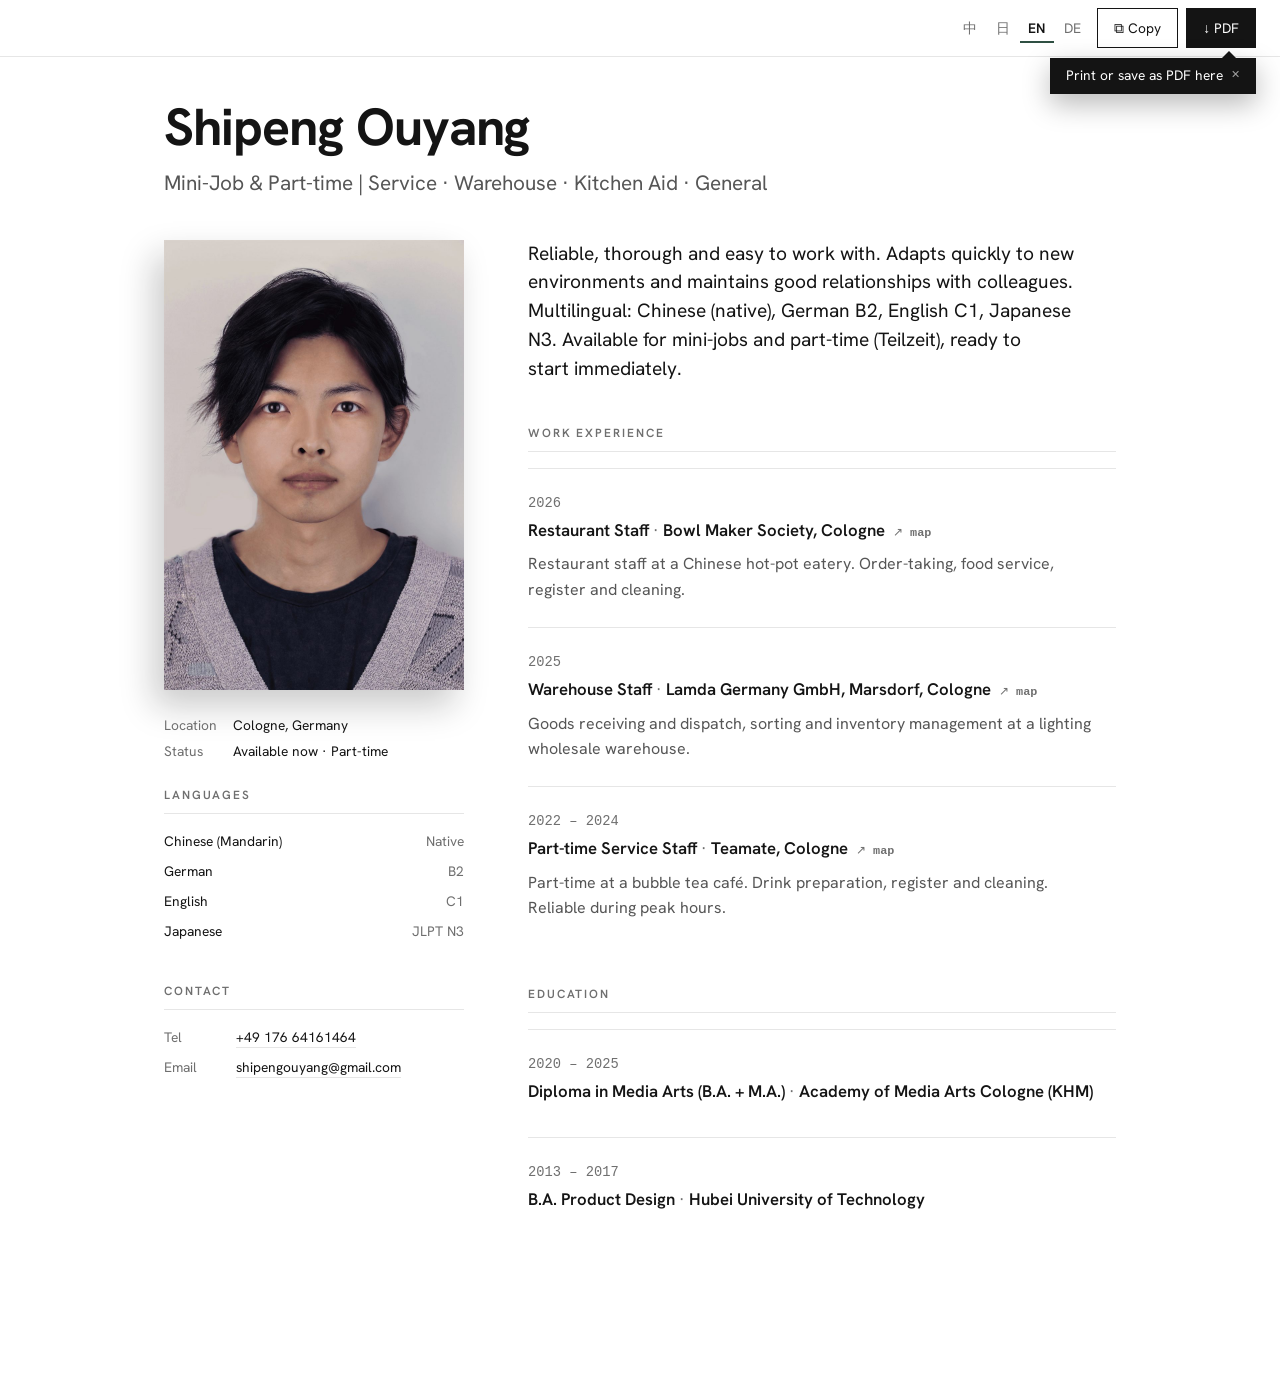
<file: odd/index.html>
<!doctype html>
<html lang="en">
<head>
  <meta charset="utf-8" />
  <meta name="viewport" content="width=device-width, initial-scale=1" />
  <title>Shipeng Ouyang — Part-time</title>
  <meta name="robots" content="noindex, nofollow" />
  <meta name="color-scheme" content="light" />
  <link rel="icon" type="image/png" sizes="32x32" href="../assets/icons/favicon-32.png" />
  <link rel="icon" type="image/png" sizes="192x192" href="../assets/icons/icon-192.png" />
  <link rel="apple-touch-icon" href="../assets/icons/icon-192.png" />

  <link rel="stylesheet" href="../styles/fonts.css" />
  <link rel="stylesheet" href="../styles/tokens.css" />
  <link rel="stylesheet" href="../styles/base.css" />
  <link rel="stylesheet" href="../styles/screen.css" />
  <link rel="stylesheet" href="../styles/print.css" />
</head>
<!-- cv-onepager：本页四语都是单页，豁免 print.css 里「联系方式排到第 2 页」那条
     —— 单页简历强制分页会凭空多出一张纸。将来内容长到两页就把这个类去掉。 -->
<body class="cv-onepager">
  <nav class="cv-toolbar no-print">
    <div class="cv-toolbar-side"></div>
    <div class="cv-toolbar-side">
      <div class="lang-switch" id="lang-switch"></div>
      <button class="tool-btn" id="btn-copy" type="button"><span class="btn-ico">⧉</span> <span class="btn-label">Copy</span></button>
      <button class="tool-btn tool-btn--primary" id="btn-pdf" type="button"><span class="btn-ico">↓</span> <span class="btn-label">PDF</span></button>
    </div>
  </nav>

  <main id="cv-root" class="cv-root"></main>

  <!-- 独立数据（不引用主站 base.js，彻底隔离）-->
  <script src="./data.js"></script>
  <script src="../scripts/stats.js"></script>
  <script src="../scripts/i18n-ui.js"></script>
  <script src="../scripts/i18n.js"></script>
  <script src="../scripts/identity.js"></script>
  <script src="../scripts/render.js"></script>
  <script src="../scripts/export/pdf.js"></script>
  <script src="../scripts/export/text.js"></script>
  <script src="../scripts/pdf-hint.js"></script>
  <script>
    // 兼职页极简启动：直接用本页 data.js 的 RESUME_BASE，不走变体系统
    document.addEventListener("DOMContentLoaded", function () {
      if (!window.RESUME_BASE) return;
      if (window.Stats) window.Stats.ping("odd");
      window.Identity.init();
      window.I18n.init(RESUME_BASE.meta);
      window.toast = window.toast || function (m) { console.log(m); };
      var data = Object.assign({ sections: {
        order: ["intro", "oddjobs", "languages", "education"],
        hide: ["skills", "toolset", "moreWorks", "projects", "work", "portfolio"],
        emphasize: []
      } }, RESUME_BASE);

      function boot() { window.Render.all(data); }
      boot();
      window.I18n.onChange(boot);

      var box = document.getElementById("lang-switch");
      RESUME_BASE.meta.langs.forEach(function (lng) {
        var b = document.createElement("button");
        b.type = "button";
        b.className = "lang-btn" + (lng === I18n.current ? " active" : "");
        b.dataset.lang = lng;
        b.textContent = RESUME_BASE.meta.langLabels[lng] || lng;
        b.addEventListener("click", function () { I18n.set(lng); });
        box.appendChild(b);
      });
      I18n.onChange(function () {
        document.querySelectorAll(".lang-btn").forEach(function (b) {
          b.classList.toggle("active", b.dataset.lang === I18n.current);
        });
      });

      var pdf = document.getElementById("btn-pdf");
      if (pdf) pdf.addEventListener("click", function () { if (window.Stats) window.Stats.pdfHit("odd"); window.Exporter.resumePDF(); });
      var copy = document.getElementById("btn-copy");
      if (copy) copy.addEventListener("click", function () { window.Exporter.copySummary(data); });

      // 照片防护：禁用右键菜单（配合 CSS 禁选中 / 拖拽 / 长按）
      document.addEventListener("contextmenu", function (e) {
        if (e.target && e.target.closest && e.target.closest(".cv-photo")) e.preventDefault();
      });

      if (window.PdfHint) window.PdfHint.show();
    });
  </script>
</body>
</html>
</file>
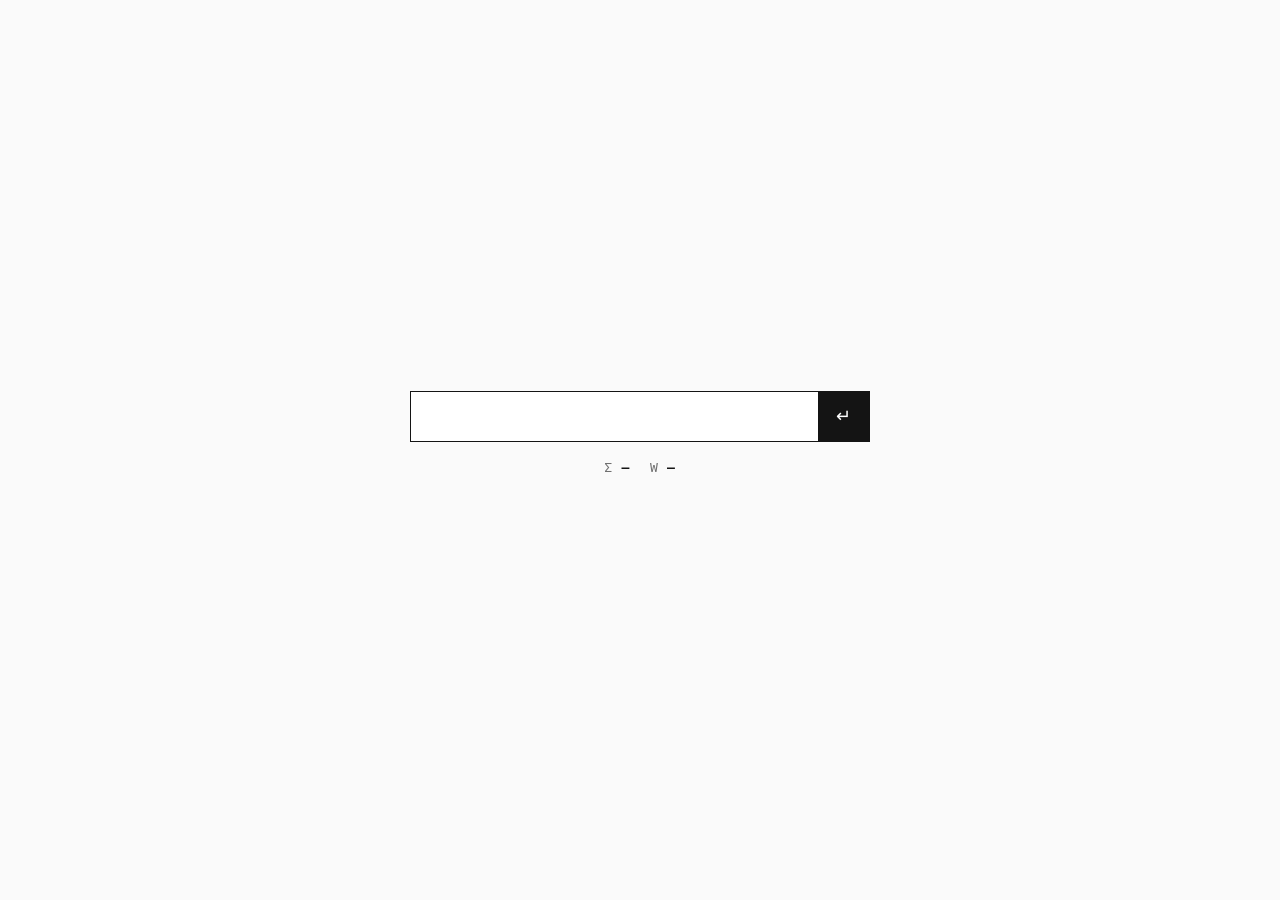
<file: hub.html>
<!doctype html>
<html lang="zh">
<head>
  <meta charset="utf-8" />
  <meta name="viewport" content="width=device-width, initial-scale=1" />
  <title>·</title>
  <meta name="robots" content="noindex, nofollow" />
  <meta name="color-scheme" content="light" />
  <link rel="icon" type="image/png" sizes="32x32" href="assets/icons/favicon-32.png" />
  <link rel="icon" type="image/png" sizes="192x192" href="assets/icons/icon-192.png" />
  <link rel="stylesheet" href="styles/fonts.css" />
  <link rel="stylesheet" href="styles/tokens.css" />
  <style>
    * { box-sizing: border-box; }
    body { margin: 0; min-height: 100vh; background: var(--paper-2); font-family: var(--font-sans);
      display: flex; flex-direction: column; align-items: center; justify-content: center; padding: 24px; }
    .console { width: 100%; max-width: 460px; display: flex; flex-direction: column; align-items: center; gap: 18px; }

    /* 指令输入框 */
    .cmd-wrap { width: 100%; display: flex; border: 1px solid var(--line-ink); background: #fff; }
    .cmd-wrap.shake { animation: shake .3s; border-color: var(--accent); }
    @keyframes shake { 0%,100%{transform:translateX(0)} 25%{transform:translateX(-5px)} 75%{transform:translateX(5px)} }
    #cmd { flex: 1; border: none; outline: none; background: none; font-family: var(--font-mono);
      font-size: 1.15rem; padding: 14px 16px; color: var(--ink); letter-spacing: .04em; }
    #send { border: none; background: var(--ink); color: #fff; padding: 0 18px; cursor: pointer; font-size: 1.1rem; }
    #send:hover { background: var(--accent); }

    /* 底端两数字（合计） */
    .lm { font-family: var(--font-mono); font-size: .68rem; color: var(--ink-faint); }
    /* 停留数据靠右：一列扫下去就能看出哪几次读得久 */
    .rd { margin-left: auto; }
    /* 停留 ≥30 秒的用强调色：一眼看出哪几次是真读过，哪几次是点开又关 */
    .rd { font-family: var(--font-mono); font-size: .68rem; color: var(--ink-faint); }
    .rd-good { color: var(--accent); font-weight: 600; }
    .me { margin-top: var(--s3); font-size: .72rem; color: var(--ink-faint); letter-spacing: .04em; }
    .me a { color: var(--ink-faint); text-underline-offset: .2em; }
    .me b { color: var(--ink); font-weight: 600; }
    .cmds { list-style: none; margin: 0; padding: 0; display: flex; flex-direction: column; gap: 6px; }
    .cmds li { display: flex; gap: 12px; align-items: baseline; font-size: .74rem; }
    .cmds .c { font-family: var(--font-mono); color: var(--ink); min-width: 8.5em; flex-shrink: 0; }
    .cmds .d { color: var(--ink-faint); }
    .cmds .sep { height: 1px; background: var(--line); margin: 4px 0; display: block; }
    .dist { display: flex; flex-direction: column; gap: 4px; margin-bottom: var(--s4); }
    .dist-row { display: flex; gap: var(--s3); font-size: .78rem; line-height: 1.5; }
    .dist-k { color: var(--ink-faint); min-width: 3em; flex-shrink: 0; }
    .dist-v { font-family: var(--font-mono); color: var(--ink); }
    .stats { font-family: var(--font-mono); font-size: .82rem; color: var(--ink-faint); letter-spacing: .05em;
      display: flex; gap: 20px; }
    .stats b { color: var(--ink); font-weight: 600; }

    /* 清零 / 操作反馈（顶部浮现，自动消失） */
    .flash { position: fixed; top: 22px; left: 50%; transform: translateX(-50%);
      font-family: var(--font-mono); font-size: .78rem; color: var(--accent); background: #fff;
      border: 1px solid var(--accent); padding: 7px 16px; letter-spacing: .04em;
      opacity: 0; pointer-events: none; transition: opacity .25s; }
    .flash.show { opacity: 1; }

    /* /sdata 数据视图 */
    .data { width: 100%; max-width: 460px; margin-top: 10px; display: none; }
    .data.show { display: block; }
    .data-head { display: flex; justify-content: space-between; align-items: baseline; margin-bottom: 10px;
      font-family: var(--font-mono); font-size: .72rem; color: var(--ink-faint); letter-spacing: .08em; }
    .data-close { border: none; background: none; color: var(--ink-faint); cursor: pointer; font-size: 1rem; }
    .data-close:hover { color: var(--ink); }

    /* 分职业表格 */
    .stat-table { width: 100%; border-collapse: collapse; font-family: var(--font-mono);
      font-size: .84rem; margin-bottom: 20px; }
    .stat-table th { font-weight: 500; color: var(--ink-faint); text-align: right; padding: 0 0 8px;
      font-size: .7rem; letter-spacing: .06em; border-bottom: 1px solid var(--line); }
    .stat-table th:first-child { text-align: left; }
    .stat-table td { padding: 7px 0; text-align: right; color: var(--ink); border-bottom: 1px solid var(--line);
      font-variant-numeric: tabular-nums; }
    .stat-table td.n { text-align: left; color: var(--ink-soft); }
    .stat-table tr.sum td { border-top: 1px solid var(--line-ink); border-bottom: none; padding-top: 9px; font-weight: 600; }
    .stat-table tr.sum td.n { color: var(--ink); }

    /* 访问时间线 */
    .log-title { font-family: var(--font-mono); font-size: .7rem; color: var(--ink-faint); letter-spacing: .08em; margin-bottom: 6px; }
    .log { list-style: none; margin: 0; padding: 0; max-height: 34vh; overflow: auto; border-top: 1px solid var(--line); }
    .log li { font-family: var(--font-mono); font-size: .74rem; color: var(--ink-soft);
      padding: 5px 2px; border-bottom: 1px solid var(--line); display: flex; gap: 10px;
      align-items: baseline; flex-wrap: wrap; }
    .log .i { color: var(--ink-faint); min-width: 26px; text-align: right; }
    .log .who { color: var(--accent); min-width: 52px; font-size: .68rem; }
    .log .t { color: var(--ink-soft); }
    .log-empty { font-family: var(--font-mono); font-size: .76rem; color: var(--ink-faint); padding: 12px 2px; }
  </style>
</head>
<body>
  <div class="flash" id="flash"></div>

  <main class="console">
    <div class="cmd-wrap" id="wrap">
      <input id="cmd" placeholder="" autocomplete="off" autofocus />
      <button id="send" type="button" aria-label="执行">↵</button>
    </div>
    <div class="stats" id="stats"><span>Σ <b id="st-total">—</b></span><span>W <b id="st-week">—</b></span></div>
    <!-- 本机是否被排除在统计之外。手机上想标记，就在手机浏览器里开一次那个链接。 -->
    <div class="me" id="me"></div>
  </main>

  <div class="data" id="help">
    <div class="data-head"><span>指令</span><button class="data-close" id="help-close" aria-label="关闭">✕</button></div>
    <ul class="cmds" id="cmds"></ul>
  </div>

  <div class="data" id="data">
    <div class="data-head"><span id="data-title">ACCESS</span><button class="data-close" id="data-close" aria-label="关闭">✕</button></div>
    <table class="stat-table" id="stat-table"></table>
    <div class="log-title">分布</div>
    <div class="dist" id="dist"></div>
    <div class="log-title">最近访问</div>
    <ul class="log" id="log"></ul>
  </div>

  <!-- 短链 ↔ 内部 ID 的权威表：帮助里要把 ?v=ue 说成「UE5 + AI」，靠它翻译 -->
  <script src="scripts/variants.js"></script>
  <script src="scripts/stats.js"></script>
  <script>
    var dir = location.href.replace(/[^/]*(\?.*)?(#.*)?$/, ""); // 本页目录
    // 路由一律走短链（唯一真相在 scripts/variants.js；这里写死是因为本页不加载它，
    // 只有五条、且与那张表一一对应 —— 改短链时两处一起改）
    var ROUTES = { "/s01": "?v=ue", "/s02": "?v=fl", "/s03": "?v=ds", "/s04": "odd/", "/s05": "?v=cd", "/s06": "?v=ag" };
    var NAMES = { "ue5-tech": "UE5 + AI", "art-vr": "自由职业", "designer": "设计师", "odd": "兼职", "china-biz": "中德商务", "ai-agent": "AI Agent" };
    var ORDER = ["ue5-tech", "art-vr", "designer", "odd", "china-biz", "ai-agent"];
    var CLEAN = { "/clean01": "ue5-tech", "/clean02": "art-vr", "/clean03": "designer", "/clean04": "odd", "/clean05": "china-biz", "/clean06": "ai-agent", "/cleanall": "all" };

    var cmd = document.getElementById("cmd");
    var wrap = document.getElementById("wrap");
    var dataEl = document.getElementById("data");
    var flashEl = document.getElementById("flash");

    function flash(msg) {
      flashEl.textContent = msg;
      flashEl.classList.add("show");
      clearTimeout(flashEl._t);
      flashEl._t = setTimeout(function () { flashEl.classList.remove("show"); }, 2200);
    }

    function run() {
      var v = cmd.value.trim().toLowerCase();
      // 查表走 hasOwnProperty：裸对象会把 constructor / __proto__ 这类原型键也认成命令
      if (Object.prototype.hasOwnProperty.call(ROUTES, v)) { location.href = dir + ROUTES[v]; return; }
      if (v === "/sdata") { cmd.value = ""; showData(); return; }
      if (v === "/shelp") { cmd.value = ""; showHelp(); return; }
      if (Object.prototype.hasOwnProperty.call(CLEAN, v)) { cmd.value = ""; doClean(CLEAN[v]); return; }
      /* 把本机排除在统计之外 / 取消。写的是 localStorage，与简历页同源，所以在这里设了，
         简历页就认。每台设备都要单独设一次 —— 不用 cookie 就没有跨设备的办法。 */
      if (v === "/paichu=1" || v === "/paichu=0") {
        var on = v === "/paichu=1";
        try {
          on ? localStorage.setItem("cv-me", "1") : localStorage.removeItem("cv-me");
          cmd.value = "";
          renderMe();
          flash(on ? "本机已排除在统计之外" : "已取消排除，本机重新计数");
        } catch (e) { flash("浏览器不让写本地存储"); }
        return;
      }
      // 无效指令：抖动提示（无文字）
      wrap.classList.remove("shake"); void wrap.offsetWidth; wrap.classList.add("shake");
    }
    cmd.addEventListener("keydown", function (e) { if (e.key === "Enter") run(); });
    document.getElementById("send").addEventListener("click", run);
    document.getElementById("data-close").addEventListener("click", function () { dataEl.classList.remove("show"); cmd.focus(); });
    document.getElementById("help-close").addEventListener("click", function () {
      document.getElementById("help").classList.remove("show"); cmd.focus();
    });

    function fmt(iso) {
      var d = new Date(iso);
      if (isNaN(d)) return iso;
      var p = function (n) { return n < 10 ? "0" + n : n; };
      return (d.getMonth() + 1) + "-" + p(d.getDate()) + " " + p(d.getHours()) + ":" + p(d.getMinutes());
    }

    /* 指令表从 ROUTES / CLEAN / NAMES 派生 —— 加一个变体，这里自动多两行，
       不会出现「帮助里写着的指令其实不存在」那种事（README 就这么漂移过）。 */
    function showHelp() {
      var box = document.getElementById("cmds");
      var rows = [];
      Object.keys(ROUTES).forEach(function (k) {
        var t = ROUTES[k];
        // ROUTES 里是短链（?v=ue / odd/），NAMES 按内部 ID 建 —— 用短链表翻译一次
        var short = t === "odd/" ? "mn" : (t.split("=")[1] || "");
        var id = (window.VARIANTS && window.VARIANTS.alias[short]) || short;
        rows.push([k, "打开 " + (NAMES[id] || t)]);
      });
      rows.push(["sep"]);
      rows.push(["/sdata", "看访问统计"]);
      rows.push(["/shelp", "就是这一页"]);
      rows.push(["sep"]);
      rows.push(["/paichu=1", "把本机排除在统计之外"]);
      rows.push(["/paichu=0", "取消排除，本机重新计数"]);
      rows.push(["sep"]);
      Object.keys(CLEAN).forEach(function (k) {
        var id = CLEAN[k];
        rows.push([k, id === "all" ? "清空全部访问记录（会问一次）" : "清零 " + (NAMES[id] || id)]);
      });
      box.innerHTML = rows.map(function (r) {
        return r[0] === "sep" ? '<li><span class="sep"></span></li>'
          : '<li><span class="c">' + r[0] + '</span><span class="d">' + r[1] + '</span></li>';
      }).join("");
      document.getElementById("data").classList.remove("show");
      document.getElementById("help").classList.add("show");
    }

    function showData() {
      document.getElementById("help").classList.remove("show"); // 两个面板不同时开
      dataEl.classList.add("show");
      var table = document.getElementById("stat-table");
      var log = document.getElementById("log");
      table.innerHTML = "";
      log.innerHTML = '<li class="log-empty">加载中…</li>';
      if (!window.Stats || !window.Stats._ready()) { log.innerHTML = '<li class="log-empty">统计未配置</li>'; return; }
      window.Stats.data().then(function (d) {
        renderStats(d); renderTable(d); renderDist(d); renderLog(d);
      }).catch(function () { log.innerHTML = '<li class="log-empty">读取失败</li>'; });
    }

    function renderTable(d) {
      var table = document.getElementById("stat-table");
      var vs = d.variants || {};
      var head = '<thead><tr><th></th><th>访问</th><th>PDF</th><th>扫码</th><th>停留</th><th>读完</th><th>本周</th></tr></thead>';
      var body = '<tbody>';
      ORDER.forEach(function (id) {
        var x = vs[id] || { visits: 0, pdf: 0, works: 0, thisWeek: 0 };
        // 停留与读完只有在真有样本时才显示数字，否则给一个「—」，别让 0 冒充「读了 0 秒」
        var sec = x.readN ? x.avgSec + 's' : '—';
        var dep = x.readN ? x.avgDepth + '%' : '—';
        body += '<tr><td class="n">' + NAMES[id] + '</td><td>' + (x.visits||0) + '</td><td>' + (x.pdf||0) + '</td><td>' + (x.works||0) + '</td><td>' + sec + '</td><td>' + dep + '</td><td>' + (x.thisWeek||0) + '</td></tr>';
      });
      body += '<tr class="sum"><td class="n">合计</td><td>' + (d.total||0) + '</td><td>' + (d.totalPdf||0) + '</td><td>' + (d.totalWorks||0) + '</td><td></td><td></td><td>' + (d.thisWeek||0) + '</td></tr>';
      body += '</tbody>';
      table.innerHTML = head + body;
    }

    /* 分布：语言 / 国家 / 设备。把五个变体的计数合起来看 —— 分变体看样本太少，没意义。
       按数量降序，只显示有数的项。 */
    function renderDist(d) {
      var box = document.getElementById("dist");
      var vs = d.variants || {};
      var acc = { lang: {}, geo: {}, dev: {} };
      ORDER.forEach(function (id) {
        var x = vs[id]; if (!x) return;
        ["lang", "geo", "dev"].forEach(function (k) {
          var m = x[k] || {};
          Object.keys(m).forEach(function (kk) { acc[k][kk] = (acc[k][kk] || 0) + m[kk]; });
        });
      });
      var DEVNAME = { m: "手机", d: "桌面" };
      function line(label, map, rename) {
        var keys = Object.keys(map).filter(function (k) { return map[k] > 0; })
          .sort(function (a, b) { return map[b] - map[a]; });
        if (!keys.length) return '<div class="dist-row"><span class="dist-k">' + label + '</span><span class="dist-v">—</span></div>';
        var txt = keys.map(function (k) {
          return (rename && rename[k] ? rename[k] : k) + " " + map[k];
        }).join("　·　");
        return '<div class="dist-row"><span class="dist-k">' + label + '</span><span class="dist-v">' + txt + '</span></div>';
      }
      box.innerHTML = line("语言", acc.lang) + line("国家", acc.geo) + line("设备", acc.dev, DEVNAME);
    }

    function renderLog(d) {
      var log = document.getElementById("log");
      var vs = d.variants || {};
      var all = [];
      // log 现在是逐条对象 { t, lang, cc, dev, sec, depth }；老数据可能只有 t
      ORDER.forEach(function (id) {
        ((vs[id] && vs[id].log) || []).forEach(function (r) {
          var row = (typeof r === "string") ? { t: r } : (r || {});
          all.push({ iso: row.t, who: NAMES[id], lang: row.lang, cc: row.cc,
                     dev: row.dev, sec: row.sec, depth: row.depth });
        });
      });
      all.sort(function (a, b) { return a.iso < b.iso ? 1 : (a.iso > b.iso ? -1 : 0); }); // 新→旧
      if (!all.length) { log.innerHTML = '<li class="log-empty">暂无访问记录</li>'; return; }
      log.innerHTML = "";
      var DEV = { m: "手机", d: "桌面" };
      all.forEach(function (item, i) {
        var li = document.createElement("li");
        var idx = document.createElement("span"); idx.className = "i"; idx.textContent = (all.length - i);
        var who = document.createElement("span"); who.className = "who"; who.textContent = item.who;
        var t = document.createElement("span"); t.className = "t"; t.textContent = fmt(item.iso);
        li.appendChild(idx); li.appendChild(who); li.appendChild(t);

        // 这一次是谁、读了多久。没有的字段就不显示 —— 老记录、或者页面被强杀没发出 beacon
        var meta = [item.lang, item.cc, DEV[item.dev]].filter(Boolean).join(" · ");
        if (meta) {
          var m = document.createElement("span"); m.className = "lm"; m.textContent = meta;
          li.appendChild(m);
        }
        if (item.sec != null) {
          var r2 = document.createElement("span");
          // 秒数超过一分钟就写成 m:ss，读起来快
          var sec = item.sec, txt = sec >= 60 ? Math.floor(sec / 60) + ":" + ("0" + (sec % 60)).slice(-2) : sec + "s";
          r2.className = "rd" + (sec >= 30 ? " rd-good" : "");
          r2.textContent = txt + " · " + item.depth + "%";
          li.appendChild(r2);
        }
        log.appendChild(li);
      });
    }

    function renderStats(d) {
      document.getElementById("st-total").textContent = d.total != null ? d.total : "—";
      document.getElementById("st-week").textContent = d.thisWeek != null ? d.thisWeek : "—";
    }

    /* 清零不再需要密钥。要防的只是「不懂技术的人误点」，而这一步已经由下面那个
       二次确认挡住了；密钥对本人纯粹是摩擦。真正要紧的那条仍然成立：
       密钥不在任何随简历发出去的文件里 —— 现在干脆哪儿都没有。 */
    function doReset(v) {
      return fetch(window.Stats.URL + "/reset?v=" + encodeURIComponent(v),
        { method: "POST", mode: "cors" }).then(function (r) { return r.json(); });
    }

    function doClean(v) {
      if (!window.Stats || !window.Stats._ready()) { flash("统计未配置"); return; }
      var label = v === "all" ? "全部" : NAMES[v];
      // 清零不可撤销，而 /cleanall 与 /clean01 只差几个字符 —— 全清必须再确认一次。
      // 单个变体不拦：误清一个的代价小，天天用的命令不该每次都弹窗。
      if (v === "all" && !window.confirm("清空全部变体的访问记录（含时间戳）？此操作不可撤销。")) {
        flash("已取消");
        return;
      }
      doReset(v).then(function (r) {
        if (r && r.ok) {
          flash(label + " 已清零");
          window.Stats.data().then(function (d) {
            renderStats(d);
            if (dataEl.classList.contains("show")) { renderTable(d); renderDist(d); renderLog(d); }
          }).catch(function () {});
        } else {
          flash("清零失败" + (r && r.error ? "：" + r.error : ""));
        }
      }).catch(function () { flash("清零失败"); });
    }

    /* 本机有没有被标记成「本人」。标记过的浏览器不会计入任何统计 ——
       这是不用 cookie 排除自己访问的唯一可靠办法，代价是每台设备都要标一次。 */
    function renderMe() {
      var box = document.getElementById("me");
      var on = false;
      try { on = localStorage.getItem("cv-me") === "1" || localStorage.getItem("cv-mode") === "full"; } catch (e) {}
      // 排除了才出这一行；没排除就跟以前一样什么都不显示 —— 那是常态，不需要占版面
      box.textContent = on ? "本机已排除在统计之外" : "";
    }
    renderMe();

    // 载入时取底端两数字
    if (window.Stats && window.Stats._ready()) {
      window.Stats.data().then(renderStats).catch(function () {});
    }
  </script>
</body>
</html>
</file>
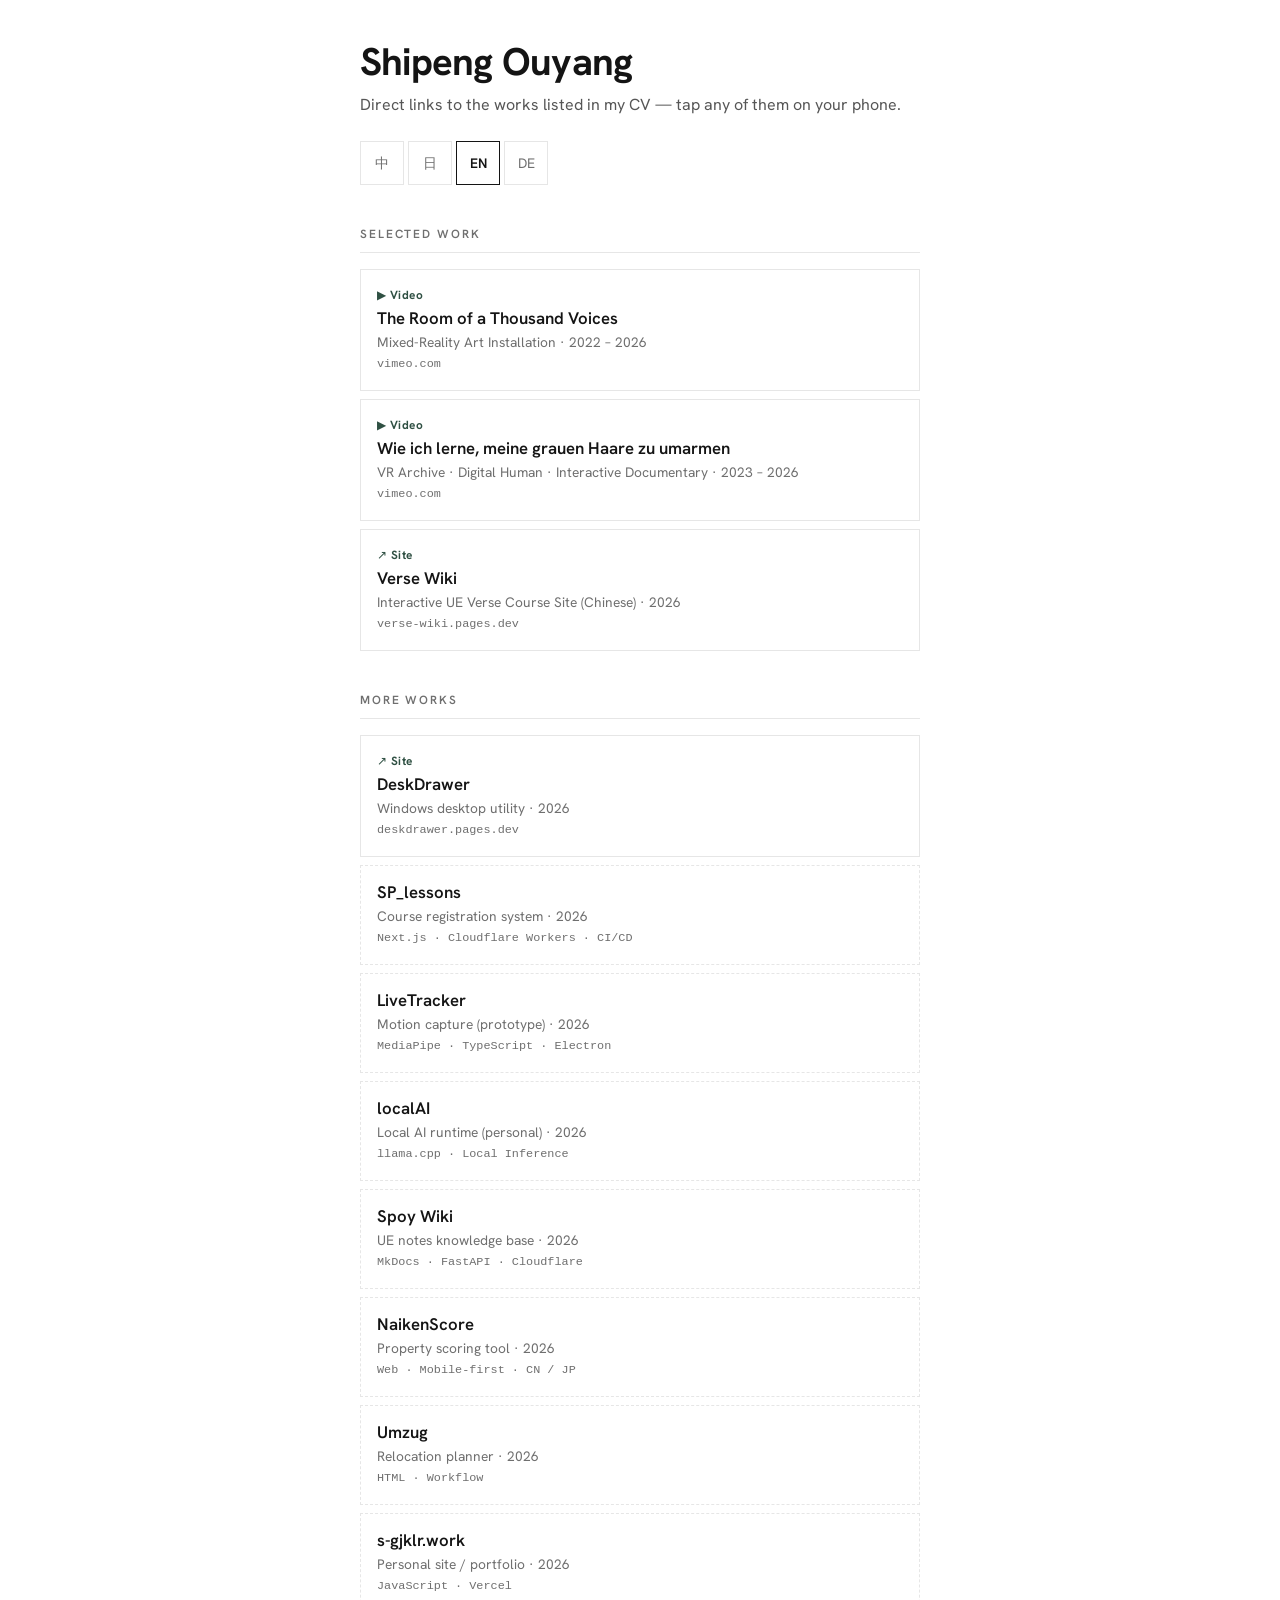
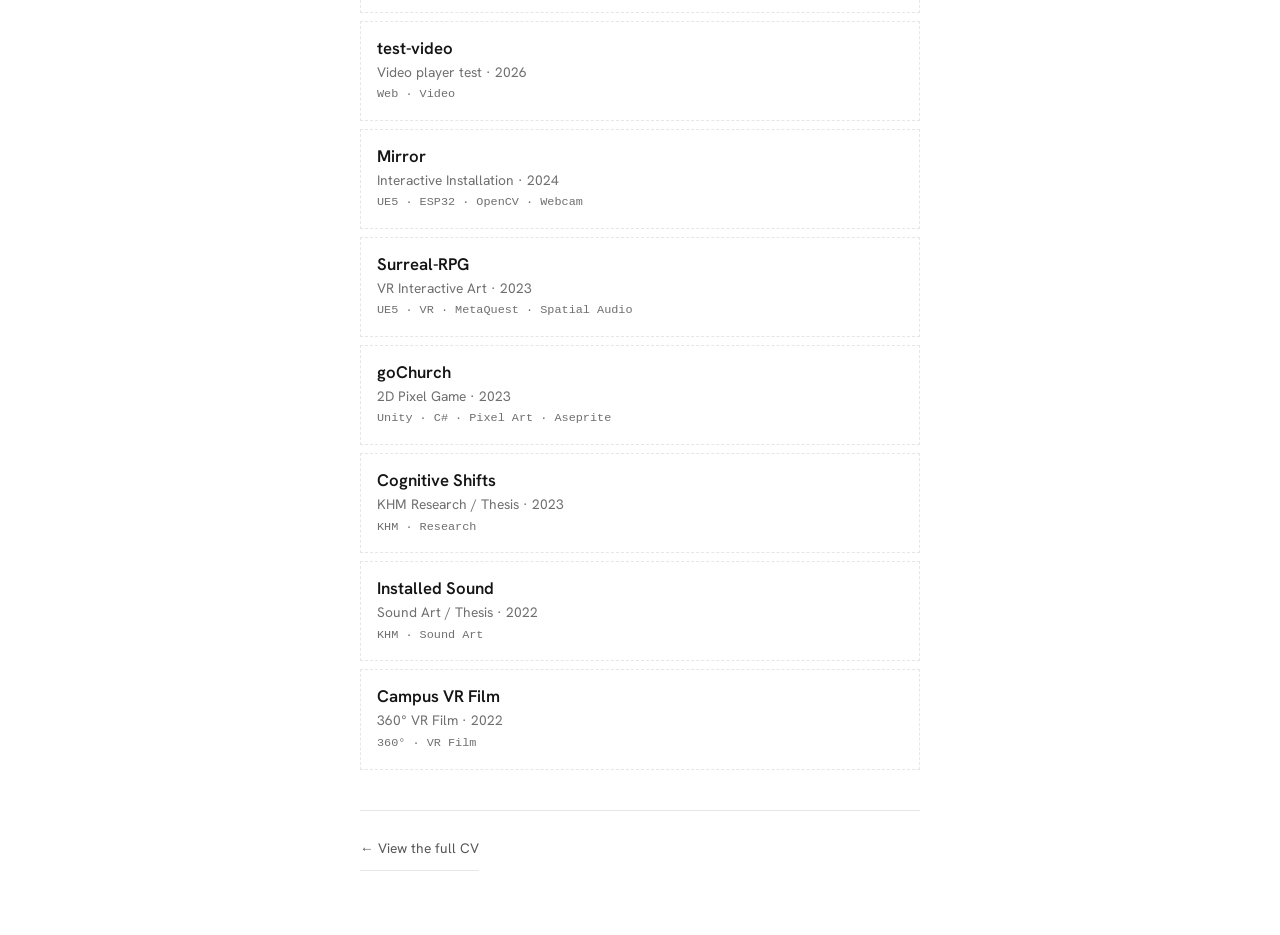
<file: works.html>
<!doctype html>
<html lang="en">
<head>
  <meta charset="utf-8" />
  <meta name="viewport" content="width=device-width, initial-scale=1" />
  <!-- 中性占位：真实标题由下方 render() 写入，JS 不执行时不吐姓名（同 index.html 裸入口口径）-->
  <title>·</title>

  <!-- 隐私：与站点其余部分一致，不进搜索引擎（另见 robots.txt 的 Disallow: /）-->
  <meta name="robots" content="noindex, nofollow" />
  <!-- 本页的 URL 本身带 ?v=<变体> —— 是发给某一位收件人的专属链接。点出去时别把它
       交给 vimeo / microsoft / cloudflare 的访问日志（每条 a 另有 rel=noreferrer 兜底）-->
  <meta name="referrer" content="no-referrer" />
  <meta name="color-scheme" content="light" />
  <link rel="icon" type="image/png" sizes="32x32" href="assets/icons/favicon-32.png" />
  <link rel="icon" type="image/png" sizes="192x192" href="assets/icons/icon-192.png" />
  <link rel="apple-touch-icon" href="assets/icons/icon-192.png" />

  <!-- 预加载关键字重（与 index.html 同一份），加速手机端首屏 -->
  <link rel="preload" href="assets/fonts/hanken-latin-400.woff2" as="font" type="font/woff2" crossorigin />
  <link rel="preload" href="assets/fonts/hanken-latin-600.woff2" as="font" type="font/woff2" crossorigin />
  <link rel="preload" href="assets/fonts/hanken-latin-700.woff2" as="font" type="font/woff2" crossorigin />
  <link rel="stylesheet" href="styles/fonts.css" />
  <link rel="stylesheet" href="styles/tokens.css" />
  <link rel="stylesheet" href="styles/base.css" />
  <link rel="stylesheet" href="styles/works.css" />
  <!-- 刻意不引 screen.css / print.css：这一页与简历本体的排版互不干扰 -->
</head>
<body>
  <main class="wk-page" id="wk-root"></main>

  <!-- 数据：与简历同一份 base + 同一套变体机制，绝不在这里另抄一份链接 -->
  <script src="scripts/variants.js"></script>
  <script src="scripts/stats.js"></script>
  <script src="data/base.js"></script>
  <script src="scripts/i18n-ui.js"></script>
  <script src="scripts/i18n.js"></script>
  <script src="scripts/data-loader.js"></script>
  <!-- render.js：只为复用 Render.workLink（判定链接 + 徽标），本页不调用 Render.all -->
  <script src="scripts/render.js"></script>

  <script>
    /* ============================================================
       works.html — 作品链接页
       PDF 的作品集里只有一个共用二维码，扫进来就是这一页：把简历上每件作品的链接
       排成手指点得中的大块超链接。纸上点不了链接，手机上可以。

       数据来源＝ data/base.js ＋ data/variants/<v>.js，与简历完全同一份（唯一真相在 data/）。
       ?v= 决定用哪个变体（缺省 ue5-tech —— 目前只有它的 PDF 会印这个 QR）；
       ?lang= 交给 i18n.js 处理（URL > localStorage > 浏览器语言）。
       没有链接的条目不列：列出来点不动，是坏体验。
       ============================================================ */
    (function () {
      "use strict";

      /* 变体解析：短链（?v=ue）与旧的长 ID（?v=ue5-tech）都认，唯一真相在 scripts/variants.js。
         本页以前自己抄了一份白名单 —— 抄第二份的代价不是报错，而是「新变体忘了登记 →
         静默渲染别人的作品清单」。现在两边共用同一张表，抄不出第二份。 */
      var params = new URLSearchParams(location.search);
      var DEFAULT_V = "ue5-tech";
      var resolved = window.VARIANTS.resolve(params.get("v"));
      var variant = resolved.id;
      if (!variant) {
        // 不带 ?v= 是有意的缺省（README 已写明）；带了却不认识则多半是漏登记 —— 必须出声，
        // 否则扫码的 HR 看到的是另一个变体的作品清单，双方都不知情。
        if (params.get("v")) console.warn('[works] 未登记的变体 "' + params.get("v") +
          '" → 回落 ' + DEFAULT_V + "；新变体请加进 scripts/variants.js");
        variant = DEFAULT_V;
      }

      var DATA = null;

      /* 打一次点：这一页只有一个入口 —— 纸质 PDF 上那个二维码。
         它是「HR 真的拿着纸在看」的唯一信号，值得单独计数（/works，不混进简历访问数）。
         本机开发不打点的逻辑在 stats.js 里统一处理。 */
      if (window.Stats) window.Stats.worksHit(variant);

      /* —— 极简元素构建器（render.js 的 h() 关在 IIFE 里，取不到，这里自备一个）—— */
      function el(tag, cls, text) {
        var n = document.createElement(tag);
        if (cls) n.className = cls;
        if (text != null) n.textContent = text;
        return n;
      }
      function t(field) { return window.I18n.t(field); }

      /* —— 取一条条目的链接信息；没有链接返回 null（→ 不列出）——
         判定规则复用 render.js 的 workLink：link / 旧字段 video → { url, kind, mark }。
         projects 与 moreWorks 字段名不同，这里统一成 { url, kind, mark, title, meta, when }。 */
      function toRow(item, title, meta, when) {
        var l = window.Render.workLink(item);
        if (!l) return null;
        return { url: l.url, kind: l.kind, mark: l.mark, title: title, meta: meta, when: when };
      }
      /* 板块可见性沿用 render.js 的口径（Render.all 里那两行）：
         变体一旦写了 sections.order，没列进 order 的主区板块就不渲染；hide 里的也不渲染。
         → 简历上看不见「作品集 / 更多作品」的变体，本页也不该把那些链接列出来。 */
      function sectionVisible(d, key) {
        var s = d.sections || {};
        if ((s.hide || []).indexOf(key) !== -1) return false;
        var ord = s.order || [];
        return ord.length ? ord.indexOf(key) !== -1 : true;
      }
      function collect(d) {
        var out = { portfolio: [], moreWorks: [] };
        if (sectionVisible(d, "portfolio")) {
          (d.projects || []).forEach(function (p) {
            var r = toRow(p, t(p.org), t(p.type || p.role), p.period);
            if (r) out.portfolio.push(r);
          });
        }
        /* 「更多作品」全量列出 —— 这一页是简历的附页，PDF 里那一块已经换成了指向线上的二维码，
           所以完整清单必须在这里看得到。有链接的照常可点，没链接的也列出来（只是点不动），
           否则扫码进来的人会以为作品就这么几件。 */
        if (sectionVisible(d, "moreWorks")) {
          (d.moreWorks || []).forEach(function (w) {
            var r = toRow(w, w.title, t(w.type), w.year);
            if (!r) r = { url: null, title: w.title, meta: t(w.type), when: w.year };
            r.tags = (w.tags || []).join(" · ");
            out.moreWorks.push(r);
          });
        }
        return out;
      }

      // 目标域名：让人点之前就知道会去哪儿。URL 解析失败就退回「砍掉协议头」
      function hostOf(url) {
        try { return new URL(url).host; }
        catch (e) { return String(url).replace(/^https?:\/\//, "").split("/")[0]; }
      }

      /* —— 一条可点的作品 —— */
      function rowNode(r) {
        // 没有链接的条目也要列出来，只是渲染成一个点不动的块（<div> 而不是 <a>）——
        // 用 <a> 不给 href 会得到一个「看起来能点、其实不能」的假按钮，比不可点更糟。
        var a = el(r.url ? "a" : "div", "wk-link" + (r.url ? "" : " wk-link--static"));
        if (r.url) {
          a.href = r.url;
          a.target = "_blank";
          a.rel = "noopener noreferrer"; // noreferrer：别把带 ?v= 的专属链接送进第三方日志
          // 徽标（▶ 视频 / ↗ 商店 / ↗ 网站）＋ 标题
          a.appendChild(el("span", "wk-badge", r.mark + " " + t(window.UI_TEXT.txt[r.kind])));
        }
        a.appendChild(el("span", "wk-title", r.title));
        var meta = [r.meta, r.when].filter(Boolean).join(" · ");
        if (meta) a.appendChild(el("span", "wk-meta", meta));
        if (r.url) a.appendChild(el("span", "wk-host", hostOf(r.url)));
        else if (r.tags) a.appendChild(el("span", "wk-tags", r.tags));
        return a;
      }

      /* —— 一个分组（标题 + 列表）；空组不渲染 —— */
      function sectionNode(key, rows) {
        if (!rows.length) return null;
        var titles = (DATA && DATA.sectionTitles) || null; // 变体可改板块标题，跟简历保持一致
        var sec = el("section", "wk-sec");
        sec.appendChild(el("h2", "wk-sec-title", t((titles && titles[key]) || window.UI_TEXT.section[key])));
        var list = el("div", "wk-list");
        rows.forEach(function (r) { list.appendChild(rowNode(r)); });
        sec.appendChild(list);
        return sec;
      }

      /* —— 语言切换 —— */
      function langsNode() {
        var box = el("div", "wk-langs");
        var meta = window.RESUME_BASE.meta;
        meta.langs.forEach(function (lng) {
          var b = el("button", "wk-lang" + (lng === window.I18n.current ? " active" : ""),
            meta.langLabels[lng] || lng);
          b.type = "button";
          b.addEventListener("click", function () { window.I18n.set(lng); });
          box.appendChild(b);
        });
        return box;
      }

      function render() {
        var root = document.getElementById("wk-root");
        if (!root || !DATA) return;
        root.textContent = "";

        var W = window.UI_TEXT.works;
        var head = el("header", "wk-head");
        head.appendChild(el("h1", "wk-name", t(DATA.profile.name)));
        head.appendChild(el("p", "wk-lead", t(W.lead)));
        head.appendChild(langsNode());
        root.appendChild(head);

        var groups = collect(DATA);
        var any = false;
        ["portfolio", "moreWorks"].forEach(function (key) {
          var node = sectionNode(key, groups[key]);
          if (node) { root.appendChild(node); any = true; }
        });
        if (!any) root.appendChild(el("p", "wk-empty", t(W.empty)));

        // 回到完整简历（带上变体与当前语言，与扫码进来的那份 PDF 对得上）
        var foot = el("footer", "wk-foot");
        var back = el("a", "wk-back", "← " + t(W.backCV));
        back.href = "index.html?v=" + encodeURIComponent(window.VARIANTS.toShort(variant)) +
          "&lang=" + encodeURIComponent(window.I18n.current);
        foot.appendChild(back);
        root.appendChild(foot);

        document.title = t(DATA.profile.name) + " — " + t(window.UI_TEXT.section.portfolio);
      }

      document.addEventListener("DOMContentLoaded", function () {
        if (!window.RESUME_BASE) {
          console.error("[works] base data missing — 检查 data/base.js 是否已加载");
          return;
        }
        window.I18n.init(window.RESUME_BASE.meta);
        window.I18n.onChange(render); // 切语言就地重渲染（DataLoader 只跑一次）
        window.DataLoader.load(variant).then(function (data) {
          DATA = data;
          render();
        }).catch(function (e) { console.error("[works] data load failed", e); });
      });
    })();
  </script>
</body>
</html>
</file>
<file: styles/fonts.css>
/* ============================================================
   fonts.css — 自托管 Hanken Grotesk（拉丁，woff2），零外部请求
   CJK 走系统字体栈（见 tokens.css / base.css），不自托管（CJK 文件太大）。
   ============================================================ */

/* 400 */
@font-face { font-family:"Hanken Grotesk"; font-style:normal; font-weight:400; font-display:swap;
  src:url("../assets/fonts/hanken-latin-400.woff2") format("woff2");
  unicode-range:U+0000-00FF,U+0131,U+0152-0153,U+02BB-02BC,U+02C6,U+02DA,U+02DC,U+0304,U+0308,U+0329,U+2000-206F,U+2074,U+20AC,U+2122,U+2191,U+2193,U+2212,U+2215,U+FEFF,U+FFFD; }
@font-face { font-family:"Hanken Grotesk"; font-style:normal; font-weight:400; font-display:swap;
  src:url("../assets/fonts/hanken-latin-ext-400.woff2") format("woff2");
  unicode-range:U+0100-02AF,U+0304,U+0308,U+0329,U+1E00-1E9F,U+1EF2-1EFF,U+2020,U+20A0-20AB,U+20AD-20C0,U+2113,U+2C60-2C7F,U+A720-A7FF; }

/* 500 */
@font-face { font-family:"Hanken Grotesk"; font-style:normal; font-weight:500; font-display:swap;
  src:url("../assets/fonts/hanken-latin-500.woff2") format("woff2");
  unicode-range:U+0000-00FF,U+0131,U+0152-0153,U+02BB-02BC,U+02C6,U+02DA,U+02DC,U+0304,U+0308,U+0329,U+2000-206F,U+2074,U+20AC,U+2122,U+2191,U+2193,U+2212,U+2215,U+FEFF,U+FFFD; }
@font-face { font-family:"Hanken Grotesk"; font-style:normal; font-weight:500; font-display:swap;
  src:url("../assets/fonts/hanken-latin-ext-500.woff2") format("woff2");
  unicode-range:U+0100-02AF,U+0304,U+0308,U+0329,U+1E00-1E9F,U+1EF2-1EFF,U+2020,U+20A0-20AB,U+20AD-20C0,U+2113,U+2C60-2C7F,U+A720-A7FF; }

/* 600 */
@font-face { font-family:"Hanken Grotesk"; font-style:normal; font-weight:600; font-display:swap;
  src:url("../assets/fonts/hanken-latin-600.woff2") format("woff2");
  unicode-range:U+0000-00FF,U+0131,U+0152-0153,U+02BB-02BC,U+02C6,U+02DA,U+02DC,U+0304,U+0308,U+0329,U+2000-206F,U+2074,U+20AC,U+2122,U+2191,U+2193,U+2212,U+2215,U+FEFF,U+FFFD; }
@font-face { font-family:"Hanken Grotesk"; font-style:normal; font-weight:600; font-display:swap;
  src:url("../assets/fonts/hanken-latin-ext-600.woff2") format("woff2");
  unicode-range:U+0100-02AF,U+0304,U+0308,U+0329,U+1E00-1E9F,U+1EF2-1EFF,U+2020,U+20A0-20AB,U+20AD-20C0,U+2113,U+2C60-2C7F,U+A720-A7FF; }

/* 700 */
@font-face { font-family:"Hanken Grotesk"; font-style:normal; font-weight:700; font-display:swap;
  src:url("../assets/fonts/hanken-latin-700.woff2") format("woff2");
  unicode-range:U+0000-00FF,U+0131,U+0152-0153,U+02BB-02BC,U+02C6,U+02DA,U+02DC,U+0304,U+0308,U+0329,U+2000-206F,U+2074,U+20AC,U+2122,U+2191,U+2193,U+2212,U+2215,U+FEFF,U+FFFD; }
@font-face { font-family:"Hanken Grotesk"; font-style:normal; font-weight:700; font-display:swap;
  src:url("../assets/fonts/hanken-latin-ext-700.woff2") format("woff2");
  unicode-range:U+0100-02AF,U+0304,U+0308,U+0329,U+1E00-1E9F,U+1EF2-1EFF,U+2020,U+20A0-20AB,U+20AD-20C0,U+2113,U+2C60-2C7F,U+A720-A7FF; }
</file>
<file: styles/tokens.css>
/* ============================================================
   tokens.css — 设计变量：瑞士极简的"调色盘与节奏"
   想换强调色 / 字体 / 间距，集中改这里即可。
   ============================================================ */
:root {
  /* —— 字体栈（系统字体，零外部请求，规避 Google Fonts 的 GDPR 风险）——
     未来若要更统一的观感，可自托管 Inter + Noto Sans CJK 替换这一行。 */
  /* 拉丁恒用自托管 Hanken Grotesk；CJK 按语言在 base.css 里切优先级（默认中文） */
  --font-sans:
    "Hanken Grotesk", -apple-system, BlinkMacSystemFont, "Segoe UI", Roboto, Arial,
    "PingFang SC", "Source Han Sans SC", "Noto Sans SC",
    "Microsoft YaHei", "Yu Gothic UI", sans-serif;
  --font-mono: ui-monospace, "SF Mono", "Cascadia Mono", Menlo, Consolas, monospace;

  /* —— 颜色：黑白灰 + 一个克制强调色 —— */
  --ink:       #141414;
  --ink-soft:  #565656;
  --ink-faint: #6f6f6f;   /* 加深以满足 WCAG AA 对比度（白底小字 ≥4.5:1）*/
  --line:      #e6e6e6;
  --line-ink:  #141414;
  --paper:     #ffffff;
  --paper-2:   #fafafa;
  --accent:    #2f5043;   /* 深云杉绿（德系手工极简）；想微调改这里 */

  /* —— 间距（8px 节奏）—— */
  --s1: 4px;  --s2: 8px;  --s3: 16px; --s4: 24px;
  --s5: 40px; --s6: 64px; --s7: 96px;

  /* —— 排版尺度 —— */
  --fs-name:  clamp(2rem, 6vw, 3.25rem);
  --fs-title: clamp(1rem, 2.4vw, 1.3rem);
  --fs-lead:  clamp(1.05rem, 2vw, 1.2rem);
  --fs-body:  1rem;
  --fs-small: 0.86rem;
  --fs-micro: 0.74rem;

  --lh-tight: 1.18;
  --lh-body:  1.6;

  /* —— 网格 —— */
  --maxw:    1080px;
  --aside-w: 300px;
  /* 照片宽度与侧栏宽度**解绑**：china-biz 把 --aside-w 放宽到 324px 是因为德语
     Verfügbarkeit 那一行放不下，照片没理由跟着一起变大 —— 同一个人的证件照在五份
     简历上必须一样大。要单独调某个变体的照片，覆盖这个变量，别去动 --aside-w。 */
  --photo-w: 300px;
  --hair:    1px;
}
</file>
<file: styles/base.css>
/* ============================================================
   base.css — reset + 全局 + 通用 UI（工具栏 / 语言 / 按钮 / toast / reveal）
   ============================================================ */
*, *::before, *::after { box-sizing: border-box; }
html { -webkit-text-size-adjust: 100%; }
body {
  margin: 0;
  font-family: var(--font-sans);
  font-size: var(--fs-body);
  line-height: var(--lh-body);
  color: var(--ink);
  background: var(--paper);
  -webkit-font-smoothing: antialiased;
  text-rendering: optimizeLegibility;
  touch-action: manipulation; /* 禁手机端双击放大（保留双指缩放与滚动）*/
}
img { max-width: 100%; display: block; }
h1, h2, h3, p, ul, dl, dd { margin: 0; }
ul { list-style: none; padding: 0; }
a { color: inherit; text-decoration: none; }
:focus-visible { outline: 2px solid var(--accent); outline-offset: 2px; }
::selection { background: var(--accent); color: #fff; } /* 选中文本用品牌深绿 */

/* —— 多语言字体与排版统一 —— */
html { font-synthesis: none; } /* 有真 500/600/700，禁止合成假粗体 */
/* 日文环境：CJK 优先 Hiragino / Yu Gothic（拉丁仍 Hanken） */
html[lang="ja"] body {
  font-family: "Hanken Grotesk", -apple-system, BlinkMacSystemFont, "Segoe UI", Arial,
    "Hiragino Sans", "Hiragino Kaku Gothic ProN", "Yu Gothic UI", "Noto Sans JP", sans-serif;
}
/* CJK 视觉偏小，行高略增，与拉丁观感对齐 */
/* ⚠️ 加在 .cv-root 上而不是 body：加在 body 上会连工具栏一起变高，
   于是每次切语言整页内容都上下跳约 4px。正文才需要这个行高，工具栏不需要。 */
html[lang="zh"] .cv-root, html[lang="ja"] .cv-root { line-height: 1.72; }
/* 德语等长词：自动断词 + 兜底换行，不撑破网格 */
.cv-intro p, .cv-item-body, .cv-info dd, .cv-work-note, .cv-lang, .cv-contact-row { hyphens: auto; overflow-wrap: break-word; }
.cv-info dt { overflow-wrap: break-word; min-width: 0; }

/* —— 顶部工具栏 —— */
.cv-toolbar {
  position: sticky; top: 0; z-index: 20;
  display: flex; align-items: center; justify-content: space-between; gap: var(--s3);
  padding: var(--s2) var(--s4);
  background: rgba(255, 255, 255, 0.86);
  backdrop-filter: blur(10px);
  -webkit-backdrop-filter: blur(10px);
  border-bottom: var(--hair) solid var(--line);
}
.cv-toolbar-side { display: flex; align-items: center; gap: var(--s2); flex-wrap: wrap; }

/* 语言切换 */
.lang-switch { display: flex; gap: 2px; }
.lang-btn {
  font: inherit; font-size: var(--fs-small);
  border: none; background: none; color: var(--ink-faint);
  padding: var(--s1) var(--s2); cursor: pointer; letter-spacing: .02em;
}
.lang-btn.active { color: var(--ink); font-weight: 600; box-shadow: inset 0 -2px 0 var(--accent); }
.lang-btn:hover { color: var(--ink); }

/* 工具按钮 */
.tool-btn {
  font: inherit; font-size: var(--fs-small);
  display: inline-flex; align-items: center; gap: var(--s1);
  padding: var(--s2) var(--s3);
  border: var(--hair) solid var(--line-ink); background: var(--paper); color: var(--ink);
  cursor: pointer; transition: background .15s, color .15s, border-color .15s;
}
.tool-btn:hover { background: var(--ink); color: var(--paper); }
.tool-btn--primary { background: var(--ink); color: var(--paper); }
.tool-btn--primary:hover { background: var(--accent); border-color: var(--accent); }

/* 触控设备：工具栏按钮给到 44px —— 项目自己定的标准，原来只有 24.5–34px */
@media (pointer: coarse) {
  .tool-btn { min-height: 44px; }
  .lang-btn { min-height: 44px; min-width: 44px;
    display: inline-flex; align-items: center; justify-content: center; }
}

/* 窄屏：导出按钮只留图标，省空间 */
@media (max-width: 520px) {
  .tool-btn .btn-label { display: none; }
  .tool-btn { padding: var(--s2); }
}

/* 尊重用户「减弱动效」偏好（无障碍 / 省电）*/
@media (prefers-reduced-motion: reduce) {
  *, *::before, *::after { transition-duration: .001ms !important; animation-duration: .001ms !important; }
  .cv-work-link:hover, .card-modal-panel { transform: none !important; }
}

/* —— 名片弹窗 —— */
.card-modal { position: fixed; inset: 0; z-index: 100; display: flex; align-items: center; justify-content: center; padding: var(--s4); }
.card-modal[hidden] { display: none; }
.card-modal-backdrop { position: absolute; inset: 0; background: rgba(0,0,0,.45); opacity: 0; transition: opacity .2s; }
.card-modal.open .card-modal-backdrop { opacity: 1; }
.card-modal-panel { position: relative; background: var(--paper); padding: var(--s4); box-shadow: 0 24px 64px rgba(0,0,0,.32); transform: translateY(10px); opacity: 0; transition: transform .2s, opacity .2s; }
.card-modal.open .card-modal-panel { transform: none; opacity: 1; }
.card-modal-bar { display: flex; justify-content: flex-end; gap: var(--s2); margin-bottom: var(--s3); }

/* 名片预览（85:55 比例）*/
.bcard { width: min(78vw, 360px); aspect-ratio: 85 / 55; background: #fff; border: var(--hair) solid var(--line);
  box-shadow: inset 7px 0 0 var(--accent); padding: var(--s4) var(--s4) var(--s4) var(--s5);
  display: flex; flex-direction: column; justify-content: space-between; }
.bcard-name { font-size: 1.55rem; font-weight: 700; letter-spacing: -.01em; }
.bcard-title { font-size: .72rem; color: var(--ink-soft); margin-top: 4px; }
.bcard-foot { display: flex; align-items: flex-end; justify-content: space-between; gap: var(--s3); }
.bcard-lines { font-size: .7rem; line-height: 1.7; color: var(--ink); }
.bcard-qr svg { width: 64px; height: 64px; display: block; }

/* 图片名片的预览（竖版，变体写了 card.images 时 card.js 放一张 <img> 在这里）。
   图片本身比显示尺寸大，这里只定显示尺寸，高度跟着图片自己的比例走。
   三个上限取最小：屏宽、设计宽度、以及「视口高度装得下整张卡」——
   横过来的手机上卡片会跟着变小，而不是被截掉。（55 / 85 是卡片的宽高比，只用来换算这个上限。）
   第二行的 dvh 是给手机浏览器的：vh 把地址栏那一截也算进去，卡片底部会被挡住；
   不认 dvh 的浏览器会忽略这一行，继续用上一行。 */
.vcard { display: block; height: auto; background: #fff;
  width: min(74vw, 300px, calc((100vh - 170px) * 55 / 85));
  width: min(74vw, 300px, calc((100dvh - 170px) * 55 / 85));
  border: var(--hair) solid var(--line);
  box-shadow: 0 1px 2px rgba(0,0,0,.05), 0 10px 28px rgba(0,0,0,.10); }

/* reveal（private / 防采集字段）*/
/* 点开前后必须**等高**：老版本是 .9em 字号 + 上下各 1px 边框 + 1px 内边距的小方块，
   一点开换成正常字号的链接，这一行就长高约 2px，整页跟着轻微下移。
   现在只留一条虚线下划线作为「可点」的提示 —— 盒模型与揭示后的文本完全一致，
   宽度仍会变（「🔒 点击显示」比邮箱短），但那只在行内横向变化，不推动纵向排版。 */
/* 点开前后必须**等高**。这条踩过两次：
   ① 最早是 .9em 字号 + 上下 1px 边框 + 1px 内边距的小方块 → 点开长高约 2px；
   ② 改成只留一条 border-bottom 之后仍差 1px —— 实测行高 23.02 → 22.02，
      而把边框去掉就与点开后完全相同，也就是说那 1px 就是边框本身占的。
   所以下划线改用 text-decoration：它是绘制层的东西，完全不进盒模型，一毫米都不占。
   （🔒 那个 ::before 实测对行高零影响，可以放心留着。）*/
.cv-reveal {
  font: inherit; line-height: inherit; vertical-align: baseline;
  border: 0; background: none; color: var(--ink-soft); padding: 0; cursor: pointer;
  text-decoration: underline dashed; text-underline-offset: .22em;
  text-decoration-thickness: 1px; text-decoration-color: var(--ink-faint);
}
.cv-reveal:hover { text-decoration-style: solid; color: var(--ink); text-decoration-color: currentColor; }
.cv-reveal::before { content: "🔒 "; }

/* toast */
.cv-toast {
  position: fixed; left: 50%; bottom: var(--s5); transform: translate(-50%, 12px);
  background: var(--ink); color: var(--paper); padding: var(--s2) var(--s4);
  font-size: var(--fs-small); opacity: 0; pointer-events: none;
  transition: opacity .2s, transform .2s; z-index: 50;
}
.cv-toast.show { opacity: 1; transform: translate(-50%, 0); }

/* 变体角标（仅本人模式显示）*/
#variant-badge { font-size: var(--fs-micro); color: var(--ink-faint); font-family: var(--font-mono); }
body:not(.is-full) .full-only { display: none; }

/* —— 开头引导气泡（指向 PDF 按钮；方形 + 外阴影 + 朝上箭头；不进打印）—— */
.pdf-hint {
  position: fixed; z-index: 60; max-width: 230px;
  display: flex; align-items: flex-start; gap: var(--s2);
  background: var(--ink); color: var(--paper);
  padding: var(--s2) var(--s3); font-size: var(--fs-small); line-height: 1.45;
  box-shadow: 0 10px 28px rgba(0, 0, 0, .28);
  opacity: 0; transform: translateY(-8px);
  transition: opacity .45s ease, transform .45s ease;
  cursor: pointer;
}
.pdf-hint.show { opacity: 1; transform: none; }
.pdf-hint.out { opacity: 0; transition: opacity 2s ease; }
.pdf-hint::before {                       /* 箭头指向上方的 PDF 按钮 */
  content: ""; position: absolute; top: -7px; right: 20px;
  border: 7px solid transparent; border-top: none; border-bottom-color: var(--ink);
}
.pdf-hint-x { margin-left: auto; opacity: .6; font-size: .82em; line-height: 1.5; }
.pdf-hint:hover .pdf-hint-x { opacity: 1; }
@media (max-width: 520px) {
  .pdf-hint { max-width: 62vw; font-size: var(--fs-micro); padding: var(--s2); }
  .pdf-hint::before { right: 14px; }
}
</file>
<file: styles/screen.css>
/* ============================================================
   screen.css — 简历主体布局（移动优先 → 桌面增强）
   ============================================================ */
.cv-root { max-width: var(--maxw); margin: 0 auto; padding: var(--s5) clamp(24px, 5vw, 80px) var(--s7); }

/* —— Header —— */
.cv-head { margin-bottom: var(--s5); }
.cv-greeting {
  display: inline-block; font-size: var(--fs-small); letter-spacing: .04em;
  color: var(--accent); border: var(--hair) solid var(--accent);
  padding: 2px var(--s2); margin-bottom: var(--s3);
}
.cv-name { font-size: var(--fs-name); line-height: var(--lh-tight); letter-spacing: -.02em; font-weight: 700; text-wrap: balance; }
.cv-title { font-size: var(--fs-title); color: var(--ink-soft); margin-top: var(--s2); text-wrap: balance; }

/* —— Grid —— */
.cv-grid { display: grid; grid-template-columns: 1fr; gap: var(--s5); }
/* 双栏断点 900px（原来是 760）。760 配上固定 300px 侧栏 ＋ 64px 沟槽的后果：
   iPad 竖屏（768px）主区只剩 312px —— 比 375px 手机上的 327px 还窄，项目板块反而更高。
   900px 起主区至少有 446px，双栏才真的比单栏好看。
   侧栏跟随（sticky），与最初一致。
   ★ 曾经给它加过 max-height ＋ overflow-y:auto，理由是侧栏高约 1260px、比多数视口高，
     钉住后最下面的「联系方式」滚动全程露不出来。但那样侧栏里会出现一条自己的滚动条，
     本人明确不要 —— 已还原。代价是知情的：视口装不下时，侧栏底部要滚到文档末尾才看得到。
     别再自作主张加回去。 */
@media (min-width: 900px) {
  .cv-grid { grid-template-columns: var(--aside-w) 1fr; gap: var(--s6); align-items: start; }
  .cv-aside { position: sticky; top: 72px; }
}

/* —— Section 通用 —— */
.cv-block { margin-bottom: var(--s5); }
.cv-sec-title {
  font-size: var(--fs-micro); text-transform: uppercase; letter-spacing: .16em;
  color: var(--ink-faint); font-weight: 600;
  padding-bottom: var(--s2); border-bottom: var(--hair) solid var(--line); margin-bottom: var(--s3);
}

/* —— Aside —— */
.cv-photo { margin-bottom: var(--s4); max-width: var(--photo-w); }
/* 照片：彩色、按自身比例（不裁）、填满容器；外阴影往左下拉伸（本人照与兔子都有）*/
.cv-photo img { display: block; width: 100%; height: auto; background: var(--paper-2);
  box-shadow: -10px 16px 32px rgba(20, 20, 20, 0.22);
  /* 禁止选中 / 拖拽 / 手机长按菜单 / 一切指针交互（防取图）*/
  pointer-events: none; user-select: none; -webkit-user-select: none;
  -webkit-touch-callout: none; -webkit-user-drag: none; }
/* 手机端：照片宽度最多为屏宽的 2/3，等比缩放 */
@media (max-width: 899px) {
  .cv-photo { max-width: min(66.67vw, 300px); }
}

/* 照片占位：先把位置占住，图片到位前后高度一致。
   没有它，首屏图一加载就把下面的内容推走（桌面约 450px），切语言重渲染时
   <img> 重建也会塌一下再弹回来。全站现在只用证件照 900×1350。
   2026-08-24：art-vr 改用证件照后，原来给兔子图 600×600 的 1:1 例外一并删了。 */
.cv-photo img { aspect-ratio: 2 / 3; }

/* —— 跨简历入口：页面最底部居中一个按钮（变体声明 crossLink 才有这个节点）——
   触控目标按项目自己的标准给到 44px；打印时整块隐藏（print.css）。 */
.cv-crosslink { margin-top: var(--s6); text-align: center; }
.cv-crosslink-btn {
  display: inline-flex; align-items: center; justify-content: center; gap: var(--s2);
  min-height: 44px; padding: var(--s2) var(--s4);
  border: var(--hair) solid var(--line-ink); color: var(--ink);
  font-size: var(--fs-small); letter-spacing: .02em; text-decoration: none;
  max-width: min(100%, 46ch); text-wrap: balance;
}
.cv-crosslink-btn:hover { background: var(--line-ink); color: var(--paper); }
.cv-crosslink-arrow { font-family: var(--font-mono); }
@media (prefers-reduced-motion: no-preference) {
  .cv-crosslink-btn { transition: background .18s ease, color .18s ease; }
}

.cv-info { display: grid; grid-template-columns: auto 1fr; gap: var(--s1) var(--s3); margin-bottom: var(--s4); font-size: var(--fs-small); }
/* ★ 侧栏宽度五份简历一律相同（本人要求）。
   这里曾经为 china-biz 放宽到 324px，理由是德语 Verfügbarkeit 一行放不下
   （标签 84 + 间距 16 + 值 219 = 319 > 300）—— 现在让它折行，宽度不再分叉。 */
.cv-info dt { color: var(--ink-faint); }
.cv-info dd { color: var(--ink); }

.cv-skills { display: flex; flex-direction: column; gap: var(--s2); }
.cv-skill { display: flex; align-items: center; justify-content: space-between; gap: var(--s2); font-size: var(--fs-small); }
.cv-skill.is-emph { box-shadow: inset 2px 0 0 var(--accent); padding-left: var(--s2); }
.cv-skill.is-emph .cv-skill-name { font-weight: 700; }
/* 能力名允许在 flex 行里被压缩（默认 min-width:auto 会让长词把行撑破）。
   刻意不加 overflow-wrap:break-word —— 那是语言无关的按字符硬断，德语会断成
   「Sensorkommu / nikation」且不带连字符，正字法上是错的，还会直接印进 PDF。
   实测四语在 254px 侧栏 / 375px 移动端 / 236px 打印侧栏下均不溢出，无需硬断；
   真要断，正解是在 data 里给德语复合词插软连字符 U+00AD。 */
.cv-skill-name { min-width: 0; }
/* 经验年限（capability.since 实时算出）：margin-left:auto 把它连同点数一起顶到右侧，
   "both" 模式下也不会被 space-between 摊到中间；nowrap 保证「2 Jahre」不被拆行。
   不用 --font-mono：那套栈里没有任何 CJK 字体，中日文的「个月 / か月」会掉到宋体，
   既跟全站无衬线冲突，也盖掉 base.css 按语言设的 CJK 字体栈。tabular-nums 不依赖等宽字体，
   数字照样对齐。 */
.cv-skill-since { margin-left: auto; flex-shrink: 0; white-space: nowrap;
  font-size: var(--fs-micro); color: var(--ink-faint);
  font-variant-numeric: tabular-nums; font-weight: 400; }
.cv-level { display: inline-flex; gap: 3px; }
.cv-dot { width: 6px; height: 6px; border-radius: 50%; background: var(--line); }
.cv-dot.on { background: var(--ink); }

.cv-langs { display: flex; flex-direction: column; gap: var(--s2); font-size: var(--fs-small); }
.cv-lang { display: flex; justify-content: space-between; }
.cv-lang-level { color: var(--ink-faint); }

.cv-contact { display: flex; flex-direction: column; gap: var(--s2); font-size: var(--fs-small); }
.cv-contact-row { display: flex; gap: var(--s2); align-items: baseline; }
.cv-contact-label { color: var(--ink-faint); min-width: 64px; }
.cv-link { color: var(--ink); box-shadow: inset 0 -1px 0 var(--line); }
.cv-link:hover { box-shadow: inset 0 -1px 0 var(--accent); color: var(--accent); }

/* —— Main —— */
.cv-intro p { font-size: var(--fs-lead); line-height: 1.5; max-width: 60ch; text-wrap: pretty; }

.cv-item { padding: var(--s4) 0; border-top: var(--hair) solid var(--line); }
.cv-item.is-emph { box-shadow: inset 3px 0 0 var(--accent); padding-left: var(--s3); }
.cv-item-head { display: flex; flex-direction: column; gap: 2px; margin-bottom: var(--s2); }
.cv-period { font-family: var(--font-mono); font-size: var(--fs-small); color: var(--ink-faint); font-variant-numeric: tabular-nums; }
.cv-item-title { font-size: 1.05rem; font-weight: 600; }
.cv-at { color: var(--ink-faint); font-weight: 400; }
.cv-item-body { color: var(--ink-soft); max-width: 64ch; }

/* tags 恒为一排（本人要求）：不换行。窄屏放不下时横向滚动，而不是折成第二排 ——
   折行会把条目高度从 1 行涨到 2 行，四语下高度还不一致，条目之间的节奏就散了。
   前提是数据侧每条最多 4 个短 tag（见 data/base.js 的 projects/work）；
   真要加第 5 个，先量一下 113mm 的打印列放不放得下（print.css 里是 nowrap 且不滚动）。 */
.cv-tags { display: flex; flex-wrap: nowrap; gap: var(--s1); margin-top: var(--s3);
  overflow-x: auto; scrollbar-width: none; -ms-overflow-style: none; }
.cv-tags::-webkit-scrollbar { display: none; }
.cv-tags li { flex-shrink: 0; }
.cv-tags li { font-size: var(--fs-micro); font-family: var(--font-mono); color: var(--ink-soft); border: var(--hair) solid var(--line); padding: 1px var(--s2); }

.cv-portfolio { display: grid; grid-template-columns: 1fr; gap: var(--s2); }
.cv-work-link { display: flex; flex-direction: column; gap: 2px; padding: var(--s3); border: var(--hair) solid var(--line); transition: border-color .15s, transform .15s; }
.cv-work-link:hover { border-color: var(--ink); transform: translateX(2px); }
.cv-work-title { font-weight: 600; }
.cv-work-note { font-size: var(--fs-small); color: var(--ink-faint); }
.cv-badge { font-size: var(--fs-micro); color: var(--accent); font-weight: 700; }
.cv-work.is-emph .cv-work-link { border-color: var(--accent); }

/* profile 容器（照片＋情报）*/
.cv-profile { margin-bottom: var(--s4); }

/* —— 完整工具集（紧凑竖排，主区）——————————————— */
.cv-toolset { display: flex; flex-direction: column; gap: var(--s2); }
.cv-tset-row { display: flex; flex-direction: column; gap: 4px; }
.cv-tset-label { font-family: var(--font-mono); font-size: 0.68rem; letter-spacing: .10em;
  text-transform: uppercase; color: var(--ink-faint); }
.cv-tset-tags { display: flex; flex-wrap: wrap; gap: 3px 5px; }
.cv-tset-tag { font-size: 0.78rem; font-family: var(--font-mono);
  color: var(--ink-soft); border: var(--hair) solid var(--line); padding: 0 5px; line-height: 1.7; }
.cv-tset-tag.is-emph { color: var(--ink); border-color: var(--accent); font-weight: 600; }

/* —— 能力板块（collab，可复用）：多列并置的能力块 ————————————
   移动端单列堆叠；≥760px 与主区宽度自适应分列。瑞士极简：细线 + 破折号列表。 */
.cv-collab { display: grid; grid-template-columns: 1fr; gap: var(--s4); }
@media (min-width: 760px) {
  /* subgrid：两栏共用父级行轨道 → 标题对标题、说明对说明、列表对列表。
     与各语言文字长度无关；说明行数不同也不会把列表顶歪（日语原先错位 17px）。 */
  .cv-collab { grid-template-columns: repeat(auto-fit, minmax(190px, 1fr)); gap: var(--s4) var(--s3);
    grid-template-rows: auto auto auto; }
  .cv-cb { display: grid; grid-template-rows: subgrid; grid-row: span 3; }
  /* 自由职业版（?v=fl）的「服务范围」有四块：固定排成 2 × 2。
     不加这条，760–899px（平板竖屏，页面还是单栏、主区足够宽）时 auto-fit 会排成 3 ＋ 1 ——
     第四块孤零零挂在第一列下面，右边空着两列。桌面端主区最多 588px，本来就只排得下两列，
     所以这条只在那一段宽度上起作用；别的变体（china-biz 是两块）不受影响。 */
  body.v-art-vr .cv-collab { grid-template-columns: repeat(2, minmax(0, 1fr)); }
}
.cv-cb { border-top: var(--hair) solid var(--line); padding-top: var(--s2); }
.cv-cb-title { font-size: var(--fs-small); font-weight: 700; letter-spacing: .01em; margin-bottom: var(--s1); }
.cv-cb-note { font-size: var(--fs-micro); line-height: 1.5; color: var(--ink-faint);
  margin-bottom: var(--s2); hyphens: auto; overflow-wrap: break-word; }
.cv-cb-list { display: flex; flex-direction: column; gap: 3px; font-size: var(--fs-small); color: var(--ink-soft); }
.cv-cb-list li { position: relative; padding-left: var(--s3); hyphens: auto; overflow-wrap: break-word; }
.cv-cb-list li::before { content: "—"; position: absolute; left: 0; color: var(--ink-faint); }
/* 条目上的「其他版本」链接行（render.js 的 itemPages） */
.cv-item-pages { font-size: var(--fs-small); color: var(--ink-soft); margin-top: var(--s1); }
.cv-item-pages .cv-pages-lead { color: var(--ink-faint); }
/* 板块被 emphasize 时，能力块顶线也用强调色 */
.is-emph-section .cv-cb { border-top-color: var(--accent); }

/* —— 联系方式下方的一句话 CTA（求职 ＋ 合作双身份）—————————— */
.cv-contact-note { margin-top: var(--s3); padding-top: var(--s2);
  border-top: var(--hair) solid var(--line); font-size: var(--fs-micro); line-height: 1.5;
  color: var(--ink-soft); hyphens: auto; overflow-wrap: break-word; }

/* 核心能力不打点数时（hideSkillLevels）：名字左对齐即可，不留右侧空档 */
.cv-skills--plain .cv-skill { justify-content: flex-start; }

/* —— 地图链接 ——————————————————————————————————— */
.cv-map-link { font-family: var(--font-mono); font-size: var(--fs-micro); color: var(--ink-faint);
  margin-left: 4px; text-decoration: none; }
.cv-map-link:hover { color: var(--accent); }

/* —— 经历条目：context / type ————————————————— */
.cv-item-ctx { font-size: var(--fs-small); color: var(--ink-faint); font-weight: 400; }
.cv-item-type { font-size: var(--fs-small); color: var(--ink-soft); font-style: italic;
  margin-bottom: var(--s1); }

/* —— 作品集：屏幕版 ——————————————————————————— */
.cv-work-meta { display: flex; flex-wrap: wrap; gap: 2px var(--s3); font-size: var(--fs-small); color: var(--ink-faint); }
.cv-work-type { font-style: italic; }

/* —— 次要作品列表 ——————————————————————————————— */
.cv-moreworks { display: flex; flex-direction: column; gap: var(--s2); }
.cv-mw-item { display: flex; flex-wrap: wrap; align-items: baseline; gap: 0 var(--s3); font-size: var(--fs-small); }
.cv-mw-year { font-family: var(--font-mono); color: var(--ink-faint); min-width: 40px; flex-shrink: 0; }
.cv-mw-title { font-weight: 600; }
.cv-mw-type { color: var(--ink-soft); }
.cv-mw-tags { font-family: var(--font-mono); font-size: var(--fs-micro); color: var(--ink-faint); }
/* 折叠起来的条目：.cv-mw-item 是 display:flex，会盖掉浏览器给 [hidden] 的 display:none，
   所以必须显式写这一条（打印端另有一条把它掀回来，见 print.css）。 */
.cv-mw-item[hidden] { display: none; }
/* 展开 / 收起按钮（条目超过阈值时 render.js 才建；PDF 里隐藏）。
   刻意做得比 .tool-btn 轻——它长在正文里，不该抢内容的视觉重量。
   min-height 44px：手机上够得着；transition 由 base.css 的 reduced-motion 段统一压掉。 */
.cv-mw-more {
  font: inherit; font-size: var(--fs-small); margin-top: var(--s3);
  display: inline-flex; align-items: center; gap: var(--s2);
  min-height: 44px; padding: var(--s2) var(--s3);
  border: var(--hair) solid var(--line); background: var(--paper); color: var(--ink-soft);
  cursor: pointer; transition: border-color .15s, color .15s;
}
.cv-mw-more::before { content: "＋"; font-family: var(--font-mono); color: var(--ink-faint); }
.cv-mw-more[aria-expanded="true"]::before { content: "−"; }
.cv-mw-more:hover { border-color: var(--ink); color: var(--ink); }

/* 板块重点（变体 sections.emphasize）：标题用强调色 */
.is-emph-section > .cv-sec-title { color: var(--accent); border-color: var(--accent); }

/* 作品集打印块（QR＋作品目录）——屏幕隐藏，print.css 打印时显示 */
.cv-portfolio-print { display: none; }

/* 工具集/更多作品 横跨版 & 页尾——仅 PDF/打印显示 */
.cv-toolset-print { display: none; }
.cv-moreworks-print { display: none; }
/* 「更多作品」在 PDF 里是一个二维码 —— 网页上当然不该出现（网页本身就是二维码的目的地）。
   这一条当初漏了，QR 就直接显示在页面上了。新增任何打印镜像块都必须在这张表里登记。 */
.cv-mwprint-wrap { display: none; }
/* 变体声明的全宽打印副本（work / education 等）：屏幕端不存在，只在 PDF 里现形 */
.cv-sec-print { display: none; }
.cv-print-footer { display: none; }

/* 名片：屏幕隐藏（仅导出/打印名片时显示）*/
#cv-card { display: none; }
</file>
<file: styles/print.css>
/* ============================================================
   print.css — 打印 / PDF（屏幕版与打印版是两套排版）
   简历：A4；名片：85×55mm（Chrome 命名页，其它浏览器回退 A4）。
   ============================================================ */

/* 名片命名页（放在 @media 外）*/
@page cardpage { size: 85mm 55mm; margin: 0; }

@media print {
  /* ══════════════════════════════════════════════════════════════════════════
     实测标定的常数 —— 改之前先读这一段

     下面这些数字不是「看着差不多」定的，是用 Chrome 真导 PDF、20 份逐页量出来的。
     它们看起来都像可以顺手统一掉的「魔数」，但每一个都在换一整页纸或挡一次事故。
     要动其中任何一条，先跑 python tools/snapshot.py baseline，改完再 check，
     并且亲自翻一遍受影响变体的四语 PDF。

     · .cv-tags 的 flex-wrap: wrap（第 ~118 行）
       安全网，不是样式偏好。屏幕端 tags 是 nowrap ＋ 横向滚动，纸上没有滚动条：
       一个长 tag 就能把文档撑得比纸宽，Chrome 于是把**整页缩到 66%** 来塞下。
       2026-08-18 实测 china-biz 四语全部中招（正文 9.5pt → 6.3pt，照片 58 → 38.6mm）。

     · 跨页粒度：.cv-item 而不是 .cv-block（第 ~104 行）
       板块级 avoid 会让整段工作经历被整块下推，剩下的空间原样变成第 1 页右下角的洞。
       侧栏仍是整块 avoid —— 那是上一次全局放开时翻车的地方（联系方式被劈成两页）。

     · body.v-ue5-tech 的三条密度微调（第 ~197 行起）
       2026-08-18 实测：三条一起删，本变体日文版 3 页 → 4 页，英文版末页余量 44.9 → 2.3mm。
       同一次实测里 china-biz 与 designer 的同类微调删掉后页数一页不变，所以那四条已经删了。
       换句话说：留在这里的，都是「删了就多一页」的；删掉的，都是白拿的。

     · 二维码 28mm 与它下沿 4mm 的静区（第 ~245 行起）
       静区是 QR 规范要求的（四周 ≥ 4 个模块），不是排版留白。调小会掉扫描率。

     · 照片 58mm（第 ~86 行）
       58mm 是「打印侧栏 34% ≈ 62.6mm 留 4.6mm 余量」算出来的上限，全部变体统一。
     ══════════════════════════════════════════════════════════════════════════ */

  /* 通用：去掉屏幕装饰 */
  .cv-toolbar, .cv-toast, .card-modal { display: none !important; }
  /* 动效层打印还原：内容完整、无噪点 / 模糊 / 视差 */
  body::after { display: none !important; }
  html.motion-on .cv-tset-tag { transform: none !important; }
  .cv-photo { transform: none !important; }            /* 兔子放大还原 */
  .pdf-hint { display: none !important; }              /* 引导气泡不进 PDF */
  .peel-corner { display: none !important; }           /* 掀角本身不进 PDF */
  /* 掀开后才有 .steam-reveal → PDF 显示为普通链接行；没掀开则无此元素、不显示 */
  .steam-reveal { background: none !important; color: #000 !important; box-shadow: none !important;
    opacity: 1 !important; transform: none !important; padding: 0 !important; margin-top: var(--s2) !important; }
  .steam-reveal .steam-val { color: #555 !important; }
  body { background: #fff; color: #000; }
  .cv-link { box-shadow: none !important; color: #000; }
  .cv-map-link { display: none !important; } /* 打印版不显示地图链接 */

  /* ——— A4 简历（默认打印模式）——— */
  @page { size: A4; margin: 16mm 13mm 12mm; } /* 顶部 16mm 更舒展 */
  body:not(.printing-card) #cv-card { display: none; }

  .cv-root { max-width: none; margin: 0; padding: 0; }
  .cv-name { font-size: 23pt; }
  .cv-title { font-size: 11.5pt; }
  .cv-grid { grid-template-columns: 34% 1fr; gap: 8mm; }
  /* ★ 打印侧栏也是五份一律 34%（本人要求）。曾为 china-biz 放宽到 42%，
     理由同屏幕端的 324px：德语 Verfügbarkeit 在 34% 只有 162px、需要 201px。
     现在让它折行 —— 宽度一致优先于少一次折行。 */
  /* —— 打印密度收紧：避免临界内容溢出到第二页 —— */
  .cv-head { margin-bottom: 3mm; }
  .cv-block { margin-bottom: 3.5mm; }
  .cv-sec-title { margin-bottom: 2mm; padding-bottom: 1.5mm; }

  /* 更多作品 + 工具集：PDF 里隐藏 main 内窄版，改横跨整页、排最后（更多作品在前）*/
  .cv-main [data-sec="moreWorks"], .cv-main [data-sec="toolset"] { display: none !important; }
  /* 横跨块是 .cv-root 下的普通全宽 block（不在 grid 内），打印跨页正常 */
  .cv-moreworks-print { display: block !important; margin-top: 3.5mm; }
  /* ⚠️ 下面这两条现在只在**兜底路径**下才走到：正常导出时「更多作品」整块已经换成
     一个指向作品页的二维码（render.js 里 hasWorksQr 那段），根本不印清单。
     只有 file:// 打开、或本变体没有作品页二维码时，才会退回印完整清单 —— 那时才轮到它们。
     ⚠️ 下面这句 columns 在那条兜底路径上也是**不生效**的（不是 bug，是记录在案的现状）：
     .cv-moreworks 在 screen.css 里是 display:flex，而 CSS 多栏对 flex 容器无效
     —— column-count 会被直接忽略。所以「更多作品」在 PDF 里实际是**单栏全宽**。
     2026-08 实测比较过：真开两栏（给它加 display:block）15 条能省约 18mm，但每条要从
     2 行涨到 3 行、年份与标题不再同行，读起来更碎。单栏全宽反而更像一份作品索引 →
     维持现状。想改成两栏，加一句 display:block 即可，别忘了行距要从 gap 换成 margin。 */
  .cv-moreworks-print .cv-moreworks { columns: 2; column-gap: 10mm; }
  .cv-moreworks-print .cv-mw-item { break-inside: avoid; }
  /* 「更多作品」折叠：PDF 必须全量、按钮不能进纸。
     结构上 main 里那份整块已被上面第一条 display:none，横跨块那份 render 时就没折叠 ——
     下面两条是兜底：将来谁改了结构，PDF 也绝不会漏掉条目或印出一个点不动的按钮。
     两条都是全局的：别的变体压根没有这个按钮、也没有 [hidden] 条目，加了等于没加。 */
  .cv-mw-more { display: none !important; }
  .cv-mw-item[hidden] { display: flex !important; }
  /* 项目经历折叠：同样两条兜底 —— 屏幕上收起的条目在纸上必须全量印出、按钮不进纸。
     .cv-prj-more 已被上面那条 .cv-mw-more 覆盖（共用类名），这里只留条目那条。 */
  [data-sec="projects"] .cv-item[hidden] { display: block !important; }
  .cv-toolset-print { display: block !important; margin-top: 3.5mm; }
  /* 变体声明的全宽打印板块（d.printFullWidth）：原位那份隐藏、grid 外的全宽副本现形。
     只有声明过的变体才会生成 .print-moved / .cv-sec-print 节点 ——
     对没声明的老变体这两条是死规则，一个字节都不影响。
     为什么要挪出 grid：Chrome 分页时不会丢掉 Grid 轨道，侧栏内容结束后那条 34%（约 70mm）
     的空轨道仍然占位，于是整条左列通栏留白、右列被压在 113mm 里。挪出来后宽 184mm。 */
  .cv-main .print-moved { display: none !important; }
  .cv-sec-print { display: block !important; margin-top: 3.5mm; }
  .cv-toolset-print .cv-toolset { gap: 1.5mm; }
  .cv-toolset-print .cv-tset-row { flex-direction: row; align-items: baseline; gap: 3mm; break-inside: avoid; }
  .cv-toolset-print .cv-tset-label { min-width: 30mm; flex-shrink: 0; }
  .cv-toolset-print .cv-tset-tags { flex: 1; }

  /* 页尾联系方式：仅最后一页末尾（文档流，不每页重复）*/
  body:not(.printing-card) .cv-print-footer {
    display: block !important; margin-top: 6mm; padding-top: 2mm;
    border-top: 0.4pt solid #bbb; font-size: 8.5pt; color: #444;
    text-align: center; letter-spacing: .02em; break-inside: avoid;
  }
  .cv-aside { position: static !important; }
  /* PDF 照片：全部变体统一 58mm（打印侧栏 34% ≈ 62.6mm，留 4.6mm 余量）。
     原来是 48mm —— 在 china-biz 那种 42% 的宽侧栏里显得特别小。 */
  .cv-photo { max-width: 58mm !important; }
  .cv-photo img { filter: none; box-shadow: none; } /* PDF 不要外阴影 */
  .cv-intro p { font-size: 10.5pt; line-height: 1.45; }
  .cv-item { padding-top: 2mm; padding-bottom: 2mm; } /* 不清左右 padding，保留 is-emph 左竖线间距 */
  .cv-item.is-emph { padding-left: 4mm; } /* 绿条与内容的间距 */
  .cv-item-body, .cv-item-title, .cv-info, .cv-skill, .cv-lang, .cv-contact-row { font-size: 9.5pt; }
  /* 经验年限：屏幕端用 rem 字号，打印要跟着 9.5pt 走 → 这里改回 pt 并略缩一档。
     打印侧栏只有约 61mm，靠 nowrap（screen.css）保证年限本身不拆行，长能力名照常换行 */
  .cv-skill-since { font-size: 8pt; color: #555; }
  /* —— 跨页规则：粒度决定第 1 页右下角会不会空一大块 ——
     ★ 2026-08-18（第二次修订）：本条曾是 `.cv-block, .cv-item, .cv-work { avoid }`。
     .cv-block 是「整段工作经历 / 整段项目经历」这一级的容器，高 45–195mm，与一页正文
     （269mm）同数量级 —— 剩余空间只要差一点，**整块**下推，那片剩余空间就原样变成
     第 1 页右下角的洞。洞只出现在右列，因为只有主区有这种大块。
     上一次的回退记录（「不许动这一行」）针对的是**无差别全局放开**，翻车点是 ue5-tech
     四语的「联系方式」被劈成两页 —— 而联系方式在侧栏。这次按「哪一列」分别处理：
       · 侧栏板块短（19–96mm），整块下移代价小 → 保持整块 avoid，翻车点不会重演；
       · 主区大板块（工作 / 项目 / 教育 / 更多作品 / 工具集）→ 允许跨页，
         条目自身仍 avoid，单条绝不会被从中间切开；
       · 主区里短而不可拆的两块（自我介绍只有一个 <p>、作品集是 QR+目录的 flex 行）
         → 仍整块 avoid，否则它们会被劈开。
     因此下方 body.v-ue5-tech 段里逐条开闸的四条规则（work/sec-print/moreworks/toolset
     的 break-inside:auto、侧栏重新上锁）全部删除，跨页行为由这里统一决定。
     改这一段必须重出 5 变体 × 4 语共 20 份 PDF 复核。 */
  .cv-item, .cv-work { break-inside: avoid; }
  .cv-aside .cv-block { break-inside: avoid; }
  .cv-intro, [data-sec="portfolio"] { break-inside: avoid; }
  .cv-sec-title { break-after: avoid; }

  /* ⚠️ 打印端必须允许换行，而且这条不是「样式偏好」，是**安全网**。
     屏幕端 .cv-tags 是 nowrap ＋ 横向滚动（screen.css）—— 屏幕上滚动条把溢出关住了，
     纸上没有滚动条：一旦某个变体的 tag 比栏宽长（china-biz 的标签是
     "Requirement Clarification" 这种长短语，单个就 50mm，4 个排一行约 180mm，
     而它的主区只有 99mm），整个文档就会比纸宽，于是 **Chrome 把整页缩到 66% 来塞下**。
     后果不是「tag 被裁掉」，而是全份 PDF 的字号、照片、所有东西一起变小 ——
     2026-08-18 实测 china-biz 四语全部中招（正文 9.5pt 被压成 6.3pt，照片 58→38.6mm）。
     所以：能一行就一行（短 tag 本来就不会换），放不下时宁可折成两行，绝不允许撑破纸宽。 */
  .cv-tags { flex-wrap: wrap !important; overflow: visible !important; }

  /* 强调竖线：屏幕端用 inset box-shadow，而 Chrome 打印默认**不输出背景图形**，
     于是 PDF 里只剩一段莫名其妙的左缩进、没有线。改用边框（边框不受该开关影响）。
     box-sizing 是 border-box（base.css），0.8mm 边框吃在内部 → 总左距仍是 4mm，
     与改前逐毫米一致。 */
  .cv-item.is-emph { box-shadow: none !important;
    border-left: 0.8mm solid var(--accent); padding-left: 3.2mm; }
  .cv-skill.is-emph { box-shadow: none !important;
    border-left: 0.5mm solid var(--accent); padding-left: 1.5mm; }
  /* 五点熟练度是纯背景色，同样会被「不输出背景图形」吃掉 → 强制输出。
     print-color-adjust 是规范里专为「这个颜色是信息、不是装饰」准备的开关。 */
  .cv-dot { print-color-adjust: exact; -webkit-print-color-adjust: exact; }

  /* —— 能力板块（collab）打印态：主区列宽有限，改成「块名 + 行内 · 分隔」的紧凑排版 —— */
  /* 与网页一样左右分栏（本人要求），并且不再把竖排的「—」列表压成行内「·」分隔 ——
     纸上和屏幕上是同一个东西。
     ⚠️ 列数必须在这里重新声明：屏幕端那条分栏规则挂在 @media (min-width:760px) 上，
     而打印时媒体查询量的是**版心**宽度（184mm ≈ 695px），够不到 760 —— 实测不声明就是单栏。
     45mm 的下限在 121mm 的主区里正好排两列（本变体侧栏 34%，主区 66%×184mm）。
     subgrid 照抄屏幕端：标题对标题、说明对说明、列表对列表，说明行数不同也不会把列表顶歪。 */
  .cv-collab { grid-template-columns: repeat(auto-fit, minmax(45mm, 1fr));
    grid-template-rows: auto auto auto; gap: 3mm 4mm; }
  .cv-cb { display: grid; grid-template-rows: subgrid; grid-row: span 3; }
  .cv-cb { border-top: 0.4pt solid #ccc; padding-top: 1.2mm; break-inside: avoid; }
  .cv-cb-title { font-size: 9.5pt; margin-bottom: 0.6mm; }
  .cv-cb-note { font-size: 8pt; color: #555; margin-bottom: 0.8mm; }
  .cv-cb-list { gap: 0.6mm; font-size: 9pt; line-height: 1.4; }
  .cv-cb-list li::before { color: #777; } /* #999 只有 2.8:1，低于 AA */
  .cv-contact-note { font-size: 8.5pt; color: #444; border-top: 0.4pt solid #ccc; }
  /* 「其他版本」链接行（PDF 里仍是可点的链接，见 render.js 的 itemPages） */
  .cv-item-pages { font-size: 8.5pt; margin-top: 1mm; }

  /* UE5+AI 专项：本变体内容最多（完整工具集 ＋ 4 件作品 ＋ 二维码说明行），
     不收密度就会为了一行页尾多出整整一页。锁死在 body.v-ue5-tech 上 ——
     其余变体的 PDF 必须逐块坐标不变。 */
  /* 附录「更多作品」真正分栏 —— 同上，只在兜底路径（file://）下才走到。
        ★ 2026-08-18 发现：上文第 52 行的 `.cv-moreworks-print .cv-moreworks { columns: 2 }`
        **一直是死规则** —— screen.css:163 把这个容器设成了 display:flex，而 columns
        对 flex 容器无效。也就是说附录里的更多作品从来都是单栏排下来的。
        这里按变体改成 display:block 让分栏真的生效（15 条单栏约 75mm → 两栏约 40mm）。
        gap 对 block 容器同样无效，改用条目 margin-bottom 控制行距。
        **不修全局那条**：01 号 ue5-tech 的附录也走这块，改全局会连带改它的 PDF。 */
  body.v-ue5-tech .cv-moreworks-print .cv-moreworks {
    display: block; columns: 2; column-gap: 8mm; }
  body.v-ue5-tech .cv-moreworks-print .cv-mw-item { margin-bottom: 1.6mm; }

  /* ===== UE5 + 视觉生成式 AI 的版式标定（2026-08 实测，四语逐一验证）=====
     版面账：每页正文 269mm。难点从来不是「装不下」，是「切不匀」。
     ★ 现状：四语都是 3 页（德语原为 4 页，2026-08-19 拿掉重复的二维码块后降到 3）。
     以下全部锁死在 body.v-ue5-tech，其余变体与 odd/ 的 PDF 必须逐块坐标不变。
     下面 ①②⑤⑥⑦ 几条是**已删规则的墓碑**：留着是因为它们各自记录了一次失败的尝试，
     省得下一个人再走一遍。真正还生效的只有 ③ 与 ④。 */

  /* ① 附录不再强制起新页。
        ★ 2026-08-18：原先钉死 break-before:page，代价是主区一旦溢出，那一页就只剩
        溢出的一点内容 + 近 250mm 空白（德语实测只要多 3 句就触发）。
        工作+教育改全宽后它们比原来矮得多，附录接着往下流反而排得更满。 */

  /* ② 项目经历的手工强制分页（原 .cv-item:nth-of-type(3) { break-before: page }）已删除。
        它是为德语标定的，却**语言无关**地生效：中文条目矮 12–19mm，本来还能再放两条，
        却被钉在比自然分页点早整整两条的位置 —— 第 1 页右列因此白扔约 100mm（列高 37%），
        而页数一页没省。现在项目板块可自然跨页（见上文通用规则），四语各自找自己的分页点。
        若日后仍要手工干预，必须写成语言限定（html[lang="de"] …），不许全语言钉死。 */

  /* ③ 作品集目录行距：en/de 省 7.3mm、ja 省 5.3mm、zh 省 0
        （中文目录本来就比 QR 盒矮，这块是 flex 行、高度由 QR 盒定）。
        德语第 2 页靠这 7.3mm 才回到 269mm 以内。QR 尺寸与静区一律不动。 */
  body.v-ue5-tech .cv-pprint-list { line-height: 1.4; }

  /* ④ 项目条目收紧（每条 −1.0mm、tags −1.8mm）＋ 作品集目录行距收紧。
        ★ 2026-08-18 实测（Chrome 真导 PDF，20 份逐页量）：把下面三条一起删掉，
        本变体日文版 3 页 → 4 页，英文版末页余量 44.9mm → 2.3mm（离多一页只差两行）。
        同一次实测里，china-biz 与 designer 的同类微调（条目 padding 1.5mm、
        intro 10pt）删掉后**页数一页不变**，所以那四条已经删了、尺寸与其它简历统一。
        这三条是「微调换一整页」的那种，留着；要动它必须重出 ue 四语 PDF 复核。 */
  body.v-ue5-tech [data-sec="projects"] .cv-item { padding-top: 1.5mm; padding-bottom: 1.5mm; }
  body.v-ue5-tech [data-sec="projects"] .cv-tags { margin-top: 2.4mm; }

  /* ★ 2026-08-18 撤掉三条「充空白」规则（原 ⑤⑥⑦：工作/教育 +20mm padding、
        侧栏 +8.2mm margin、中文项目 +4.6mm padding）。
        它们存在的唯一理由是把第 3 页的页底空白压进 45mm 以内 —— 但那一页真正的问题
        不是「内容少」，而是内容被困在 113mm 的窄栏里、左边 70mm 空轨道白占着。
        工作 + 教育改走全宽流之后宽度 +62%，内容自己填满，不再需要这 20mm 空气。
        复核结论原话：「p3 达标 100% 依赖这 20mm 空气」—— 那不是排满，是充气。 */

  /* ⑧ 备用杠杆（默认不启用）：德语第 2 页是四语中最紧的，实测余量 11mm（约两行）。
        德语项目条目最长，若日后德语文案再长，打开下面这行可把余量抬到约 20mm。
        默认不开是因为 1.6 → 1.35 会让德语正文明显比其它三语挤，破坏四语观感一致。
        切勿全局化：实测全局 1.35 会让 zh/en/ja 的第 2 页同时越过 45mm。 */
  /* html[lang="de"] body.v-ue5-tech [data-sec="projects"] .cv-item-body { line-height: 1.35; } */

  /* 中德商务 / 设计师专项的密度微调曾经在这里，2026-08-19 实测「删掉页数一页不变」后
     已全部移除 —— 同一个元素在五份简历里现在是同样大小。只剩下面这一条内容取舍。 */
  body.v-designer [data-sec="education"] .cv-item-body { display: none; }

  /* ===== 自由职业版（?v=fl，内部 ID art-vr）的版式标定（2026-10-02 实测，四语逐一验证）=====
     起因：加了「服务范围」板块之后正文多出约 110mm，中 / 日文从 3 页涨到 4 页、
     德语从 4 页涨到 5 页，多出来的那一页只挂着半段教育经历。
     变体里已把「作品示例 ＋ 教育经历」挪到栅格外走全宽（printFullWidth），下面是配套的排法。
     全部锁死在 body.v-art-vr，其余变体与 odd/ 的 PDF 必须逐块坐标不变。 */

  /* 全宽流里的「作品示例」与「教育经历」左右并排（58% / 42%，中间留 10mm）。
        竖着叠要多用 22–50mm：2026-10-02 实测，叠着排时中文版第 3 页只剩 2mm 余量 ——
        换一台机器、中文字体差一行，页尾那行联系方式就会独自掉到第 4 页。
        并排之后四语的末页都有 25mm 以上的余量。
        · 58% 不是随手取的：二维码下面那行地址不许从中间折断（见下文 .cv-pprint-url-link），
          线上地址 59 个字符、8pt 等宽字体下约 98mm；左边这块扣掉 5mm 内边距后是 101.7mm。
          调窄之前先量那一行。
        · 用 inline-block 而不是栅格：两块都是「不可拆」的短块，放不下就整行换页，
          不会出现栅格跨页时那种一列空着的情况。 */
  body.v-art-vr .cv-sec-print { display: inline-block !important; vertical-align: top;
    box-sizing: border-box; }
  body.v-art-vr .cv-sec-print[data-print-sec="portfolio"] { width: 58%; padding-right: 5mm; }
  body.v-art-vr .cv-sec-print[data-print-sec="education"] { width: 42%; padding-left: 5mm; }

  /* 联系方式一律排在第 2 页开头 —— 所有变体、所有语言。
     为什么：不加这条时它落在哪一页完全由侧栏内容的语言长度决定，
     实测 designer 的中/日在第 2 页，而英/德挤在第 1 页末尾只剩 2.2mm / 7.5mm ——
     同一份简历四种语言长得不一样，二维码等后续内容也没法对齐。
     栅格内的强制分页只作用于侧栏那一列，主区分页不受影响（Chrome 对两列独立分片）。

     ⚠️ 单页简历要排除：强制分页会凭空造出第 2 页。兼职版（odd/）目前四语都是 1 页，
     它的 <body> 带 cv-onepager 标记走下面这条豁免。哪天它自然长到 2 页，把那个类去掉即可。 */
  .cv-aside [data-sec="contact"] { break-before: page; }
  body.cv-onepager .cv-aside [data-sec="contact"] { break-before: auto; }

  /* 跨简历入口：纸上点不了按钮，印一个按钮样式的框只会让人困惑 */
  .cv-crosslink { display: none !important; }

  /* 「更多作品」的打印形态：QR ＋ 一行说明 ＋ 一行可点地址（整块横排，条目清单不进纸）*/
  .cv-mwprint { display: flex; align-items: flex-start; gap: 6mm; break-inside: avoid; }
  .cv-mwprint-txt { flex: 1; min-width: 0; }
  .cv-mwprint-wrap { display: block !important; margin-top: 3.5mm; }

  /* QR 下方那行地址：既是 PDF 里能点的链接，也是只有纸时能照着敲的地址。
     不缩进、独占一行、只在真放不下时才断词（断在 token 中间会让人敲错）。 */
  .cv-pprint-url-link { display: block; margin-top: 2mm;
    font-family: var(--font-mono); font-size: 8pt; color: #333 !important;
    text-decoration: none; word-break: normal; overflow-wrap: anywhere; }

  /* 作品集打印态：超链接列表隐藏，显示「单 QR + 有序目录」 */
  body:not(.printing-card) .cv-portfolio { display: none !important; }
  /* 竖排：上面一行是「QR ＋ 目录」，下面是那行可点地址（跨整块宽度，只占一行；
     塞进 34mm 的 QR 盒里要折三行、把整块顶高近 10mm）。 */
  body:not(.printing-card) .cv-portfolio-print {
    display: block !important; margin-top: 2mm; }
  .cv-pprint-row { display: flex; align-items: flex-start; gap: 6mm; }
  .cv-pprint-qr svg { width: 28mm; height: 28mm; display: block; flex-shrink: 0; }
  /* 变体开了 worksPage 时才有：QR 与它下面那行说明合成一竖列。
     34mm 比 QR 宽 6mm —— 说明文字四语最长的德语也就三行，不至于比 QR 高出太多。 */
  .cv-pprint-qrbox { flex-shrink: 0; width: 34mm; }
  /* margin-top 是二维码下沿的**静区**（quiet zone），不是排版留白 —— QR 规范要求四周留
     ≥ 4 个模块的空白，低于这个数就会掉扫描率。这个 QR 固定 28mm 见方，模块数随 URL 长短
     变化（线上地址 37 模块＝0.757mm/模块，本地 5180 是 33 模块＝0.848mm/模块），
     4mm 对两者都 ≥ 4 个模块（5.3 / 4.7），留了余量。**别为了省版面把它调小。**
     上沿不用另设：实测正文与 QR 之间已有 4.3mm（≈5 个模块）。 */
  .cv-pprint-note { font-size: 7.5pt; line-height: 1.35; color: #555; margin-top: 4mm;
    hyphens: auto; overflow-wrap: break-word; }
  .cv-pprint-list { margin: 0; padding-left: 4mm; font-size: 9pt; line-height: 1.75; }
  .cv-pi-title { font-weight: 600; }
  .cv-pi-type { color: #666; }
  .cv-pi-period { color: #666; font-size: 8.5pt; } /* #888 只有 3.5:1，低于 AA */
  /* 非视频条目（商店 / 网站）才印出裸网址。两种情形都需要它：
     没开 worksPage 时，那唯一的 QR 指向 Vimeo，根本够不着这些地址；
     开了 worksPage 时，QR 虽然覆盖了全部链接，但手上只有纸、没有扫码设备的人仍要能照着敲。 */
  /* 目录里的裸网址：原先 word-break:break-all，实测把地址劈在 token 中间 ——
     `apps.mic|rosoft`、`vers|e-wiki`、`app|s.microsoft`，手上只有纸的人照着敲会敲错。
     改成独占一行（目录列约 73mm，`apps.microsoft.com/detail/9N904WFPHZFZ` 约 52mm，放得下），
     并且只在真的放不下时才断（anywhere），不再无条件按字符切。 */
  .cv-pi-url { color: #666; font-size: 8.5pt; display: block;
    word-break: normal; overflow-wrap: anywhere; margin-left: 0; }

  /* ——— 名片模式 ——— */
  body.printing-card .cv-root { display: none !important; }
  body.printing-card #cv-card { display: block !important; page: cardpage; }
  body.printing-card .cv-card-inner {
    box-sizing: border-box; width: 85mm; height: 55mm; padding: 6mm;
    display: flex; flex-direction: column; justify-content: space-between; color: #000;
  }
  body.printing-card .cv-card-name { font-size: 14pt; font-weight: 700; }
  body.printing-card .cv-card-title { font-size: 8pt; color: #333; margin-top: 1mm; }
  body.printing-card .cv-card-lines { font-size: 7.5pt; line-height: 1.5; margin-top: auto; }
}
</file>
<file: styles/works.css>
/* ============================================================
   works.css — 作品链接页（works.html）专用
   只被 works.html 引用：改这里影响不到简历本体，简历改版也不会顺手压坏这一页。
   本页不引 screen.css / print.css，所以下面的类名一律用 wk- 前缀，与 cv- 完全分家。

   设计前提：这一页几乎只在手机上被打开（从 PDF 上的 QR 扫进来）。
   → 移动优先、单列、每条链接的可点区域 ≥ 44px（Apple HIG / WCAG 2.5.5 的下限）。
   颜色 / 字号 / 间距全部取 tokens.css 的变量，与简历同一套视觉。
   ============================================================ */

.wk-page { max-width: 640px; margin: 0 auto; padding: var(--s5) clamp(20px, 6vw, 40px) var(--s6); }

/* —— 页头：姓名 ＋ 一句话说明（让扫码的人知道自己在看什么）—— */
.wk-head { margin-bottom: var(--s5); }
.wk-name { font-size: clamp(1.7rem, 7vw, 2.4rem); font-weight: 700;
  letter-spacing: -.02em; line-height: var(--lh-tight); text-wrap: balance; }
.wk-lead { margin-top: var(--s2); color: var(--ink-soft); line-height: 1.5;
  text-wrap: pretty; hyphens: auto; overflow-wrap: break-word; }

/* 语言切换：扫码的人手机语言未必等于这张 PDF 的语言 → 给他一个开关 */
.wk-langs { display: flex; gap: var(--s1); margin-top: var(--s4); }
.wk-lang {
  font: inherit; font-size: var(--fs-small);
  min-width: 44px; min-height: 44px; padding: 0 var(--s2);
  border: var(--hair) solid var(--line); background: var(--paper); color: var(--ink-faint);
  cursor: pointer; transition: border-color .15s, color .15s;
}
.wk-lang:hover { color: var(--ink); }
.wk-lang.active { color: var(--ink); font-weight: 600; border-color: var(--ink); }

/* —— 分组（作品集 / 更多作品）—— */
.wk-sec { margin-bottom: var(--s5); }
.wk-sec-title {
  font-size: var(--fs-micro); text-transform: uppercase; letter-spacing: .16em;
  color: var(--ink-faint); font-weight: 600;
  padding-bottom: var(--s2); border-bottom: var(--hair) solid var(--line); margin-bottom: var(--s3);
}
.wk-list { display: flex; flex-direction: column; gap: var(--s2); }

/* —— 单条作品链接：整块可点 —— */
.wk-link {
  display: flex; flex-direction: column; gap: 3px;
  min-height: 44px; padding: var(--s3);
  border: var(--hair) solid var(--line);
  transition: border-color .15s, background .15s;
}
.wk-link:hover { border-color: var(--ink); }
/* 没有公开链接的条目：同一套排版，但点不动 —— 不给 hover / active 反馈，
   边框弱一档，让「能点」和「只是记录在案」一眼分得开。 */
.wk-link--static { cursor: default; border-style: dashed; border-color: var(--line); }
.wk-link--static:hover, .wk-link--static:active { border-color: var(--line); background: none; }
.wk-tags { font-family: var(--font-mono); font-size: var(--fs-micro); color: var(--ink-faint); }
.wk-link:active { border-color: var(--accent); background: var(--paper-2); } /* 手指按下时的反馈 */
.wk-badge { font-size: var(--fs-micro); color: var(--accent); font-weight: 700; letter-spacing: .04em; }
.wk-title { font-size: 1.05rem; font-weight: 600; line-height: 1.3; }
.wk-meta { font-size: var(--fs-small); color: var(--ink-faint); line-height: 1.4;
  hyphens: auto; overflow-wrap: break-word; }
/* 目标域名：让人点之前就知道会去哪儿（长网址必须能断，否则撑破窄屏）*/
.wk-host { font-family: var(--font-mono); font-size: var(--fs-micro); color: var(--ink-faint);
  word-break: break-all; }

/* —— 页尾：回到完整简历 —— */
.wk-foot { margin-top: var(--s5); padding-top: var(--s3); border-top: var(--hair) solid var(--line); }
.wk-back { display: inline-flex; align-items: center; min-height: 44px;
  font-size: var(--fs-small); color: var(--ink-soft); box-shadow: inset 0 -1px 0 var(--line); }
.wk-back:hover { color: var(--accent); box-shadow: inset 0 -1px 0 var(--accent); }

/* 该变体一条带链接的作品都没有时的兜底文案 */
.wk-empty { font-size: var(--fs-small); color: var(--ink-faint); }
</file>
